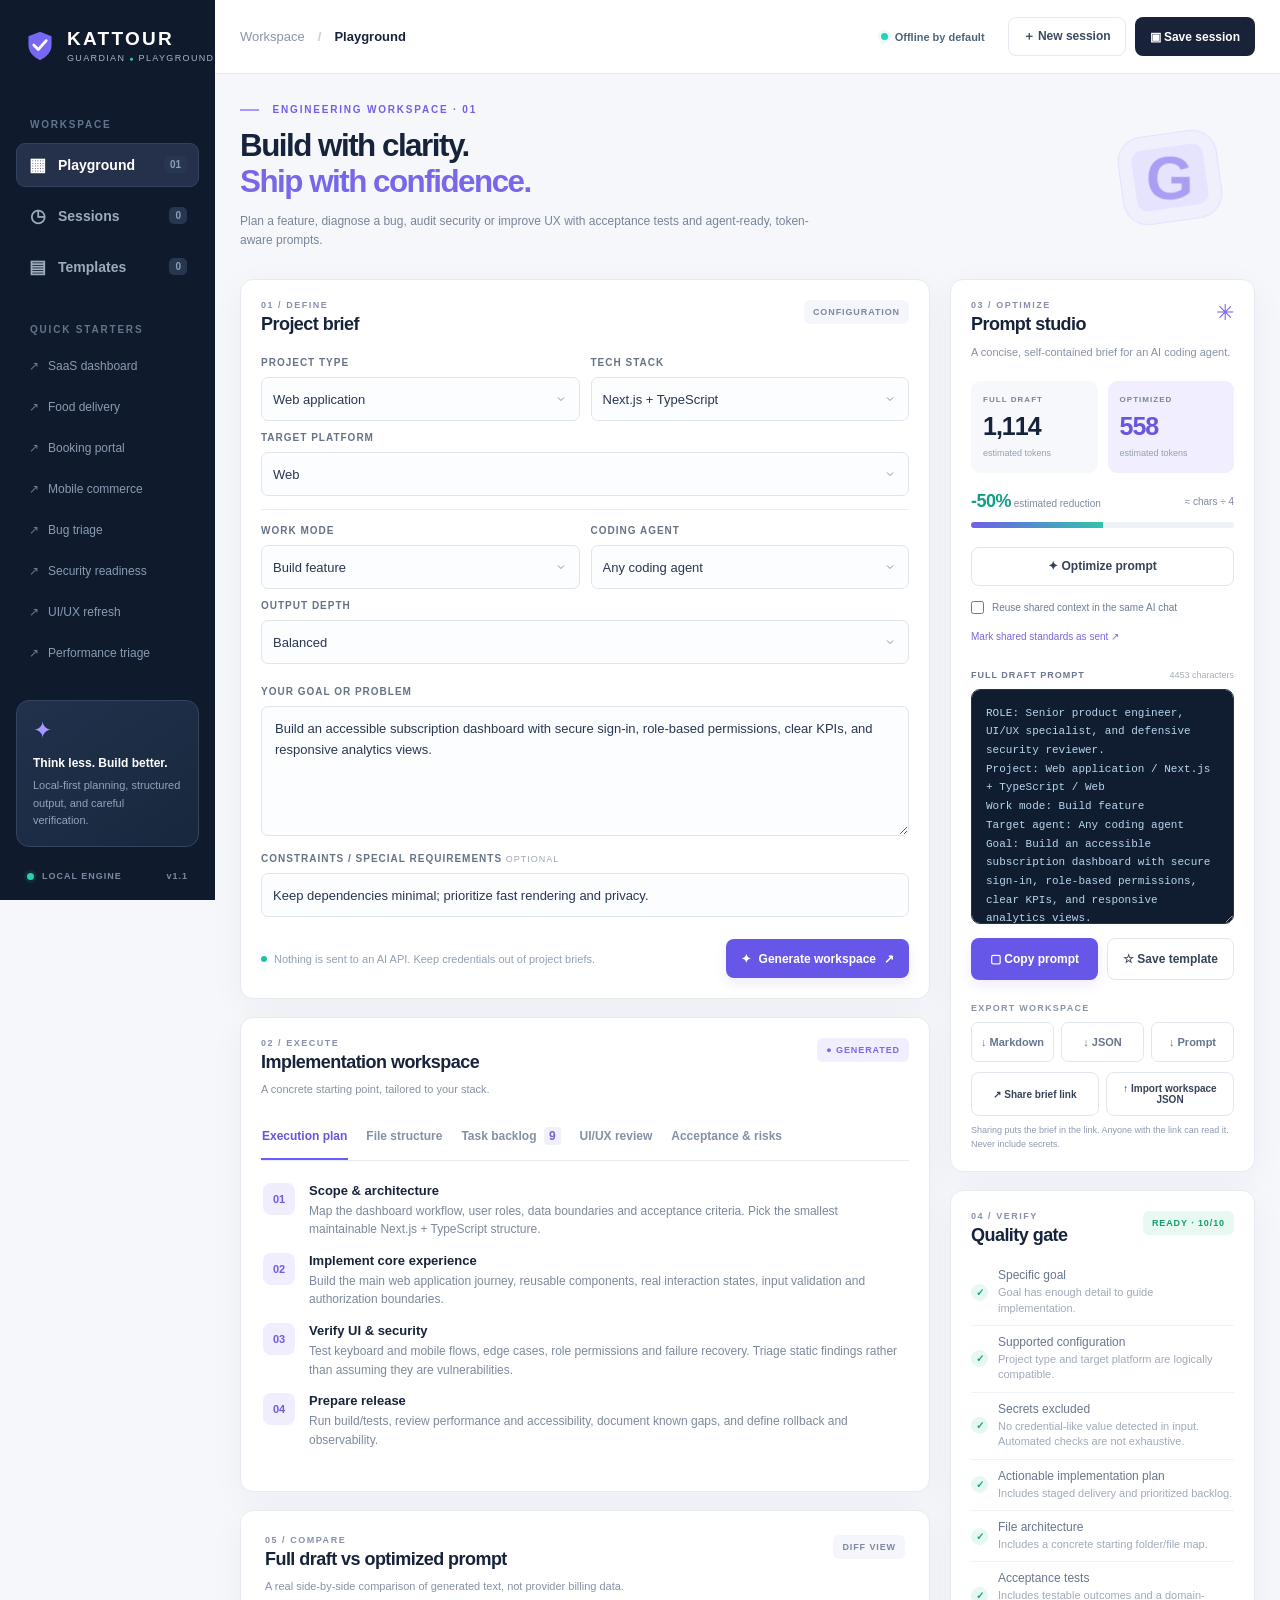
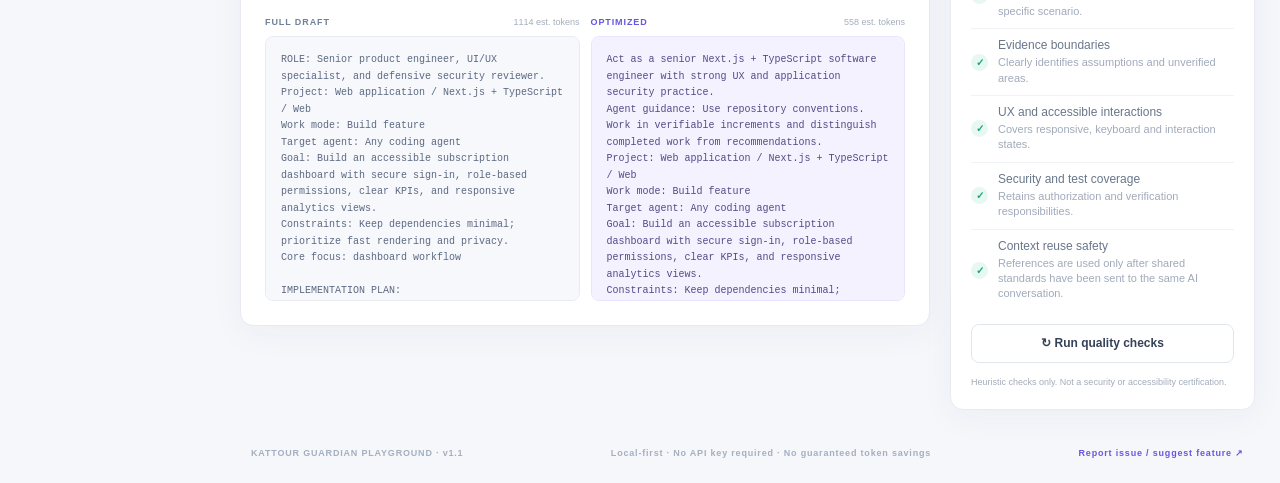
<file: playground/index.html>
<!doctype html>
<html lang="en">
<head>
  <meta charset="utf-8">
  <meta name="viewport" content="width=device-width, initial-scale=1">
  <meta name="color-scheme" content="light">
  <meta name="description" content="Design, debug, audit and improve real software projects. Generate plans, acceptance tests and agent-ready prompts with private, token-conscious workflows.">
  <link rel="canonical" href="https://eliaskatt.github.io/kattour-guardian/">
  <meta property="og:title" content="Kattour Guardian Playground — The developer workbench">
  <meta property="og:description" content="Build, fix, audit and polish web and mobile projects. Get acceptance criteria, code structures and safer, leaner AI prompts — locally.">
  <meta property="og:type" content="website">
  <meta property="og:url" content="https://eliaskatt.github.io/kattour-guardian/">
  <meta name="theme-color" content="#131e31">
  <title>Kattour Guardian Playground — Engineering Workspace</title>
  <style>
:root{--ink:#17233b;--muted:#78849a;--line:#e6eaf1;--bg:#f5f7fb;--purple:#6757e8;--purple-l:#f1efff;--teal:#11b8a3;--dark:#111c30;--white:#fff;--shadow:0 8px 35px rgba(35,50,77,.045)}*{box-sizing:border-box}html{font-family:Inter,-apple-system,BlinkMacSystemFont,"Segoe UI",Arial,sans-serif;font-size:14px}body{margin:0;background:var(--bg);color:var(--ink);min-width:320px}button,input,select,textarea{font:inherit}button{cursor:pointer;transition:background .15s,border-color .15s,transform .15s}button:focus-visible,select:focus-visible,textarea:focus-visible,input:focus-visible{outline:3px solid #978cff;outline-offset:2px}button:disabled{opacity:.45;cursor:not-allowed}p{line-height:1.6}h1,h2,h3,p{margin-top:0}button:hover:not(:disabled){transform:translateY(-1px)}.app-shell{min-height:100vh;display:flex}.sidebar{width:242px;flex:0 0 242px;background:#101a2d;color:#d4def1;min-height:100vh;padding:28px 16px 19px;display:flex;flex-direction:column;position:sticky;top:0;height:100vh}.brand{display:flex;align-items:center;gap:11px;padding:1px 8px 0;margin-bottom:56px}.brand-glyph{display:grid;place-items:center}.brand strong{display:block;font-size:19px;letter-spacing:.12em;color:white;font-weight:800;line-height:1.05}.brand small{font-size:9px;letter-spacing:.15em;color:#a9b3c9;white-space:nowrap;display:block;margin-top:4px}.brand-dot{color:#24d2af;font-size:7px}.side-label{font-size:10px;font-weight:800;letter-spacing:.18em;color:#63748d;margin:0 14px 13px}.nav-items{display:grid;gap:7px}.nav-item{display:flex;align-items:center;text-align:left;width:100%;color:#9dabbe;border:1px solid transparent;border-radius:9px;padding:12px 11px;gap:11px;background:transparent;font-weight:600}.nav-item.active{background:#25314a;color:white;border-color:#34425e}.nav-item:hover{background:#1b2a40}.nav-icon{font-size:18px;width:19px;text-align:center;line-height:1}.nav-count,.nav-shortcut{margin-left:auto;font-size:10px;padding:3px 6px;border-radius:5px;background:#283650;color:#899eb9}.preset-list{display:grid;gap:5px}.preset-link{background:transparent;color:#899bb3;border:none;text-align:left;font-size:12px;border-radius:8px;padding:11px 13px}.preset-link:before{content:'↗';color:#6a7c99;margin-right:9px}.preset-link:hover{color:white;background:#1e2d44}.sidebar-bottom{margin-top:auto}.side-card{padding:16px;background:linear-gradient(145deg,#22314c,#17283d);border:1px solid #35435d;border-radius:13px}.side-card-icon{display:block;color:#a699ff;font-size:23px;margin-bottom:10px}.side-card strong{font-size:12px;color:white}.side-card p{font-size:11px;color:#93a3b9;margin:7px 0 0}.side-foot{display:flex;align-items:center;gap:8px;color:#7b8aa2;font-size:9px;font-weight:800;letter-spacing:.11em;padding:24px 11px 0}.side-foot-right{margin-left:auto}.status-dot{display:inline-block;width:7px;height:7px;background:#26d0b2;border-radius:50%;box-shadow:0 0 0 3px rgba(38,208,178,.09)}.app-main{flex:1;min-width:0;display:flex;flex-direction:column}.topbar{height:74px;background:#fff;border-bottom:1px solid var(--line);display:flex;align-items:center;justify-content:space-between;padding:0 38px;gap:16px}.breadcrumbs{font-size:13px;font-weight:700}.crumb-muted{color:#8995a8;font-weight:500}.crumb-divider{color:#c8ced9;margin:0 13px}.header-actions{display:flex;gap:9px;align-items:center}.privacy-badge{font-size:11px;font-weight:650;color:#4d6578;margin-right:14px;display:flex;align-items:center;gap:7px}.button{display:inline-flex;gap:8px;justify-content:center;align-items:center;border-radius:8px;min-height:39px;padding:10px 14px;border:1px solid transparent;font-weight:700;font-size:12px;white-space:nowrap}.button-quiet{background:white;border-color:#e5e9f0;color:#3b4a61}.button-dark{background:#18233a;color:white}.button-primary{background:var(--purple);color:white;box-shadow:0 5px 12px rgba(103,87,232,.12)}.button-primary:hover{background:#5442db}.button-outline{background:#fff;border-color:#e1e5ed;color:#354258}.button-outline:hover{border-color:#bdb4ff;color:#5a4dc8}.wide{width:100%}main{flex:1;padding:37px 36px 24px}.page-head{display:flex;justify-content:space-between;align-items:center;margin-bottom:29px;gap:20px}.eyebrow{font-weight:800;font-size:10px;color:#7160e9;letter-spacing:.18em;margin-bottom:13px}.eyebrow-line{width:19px;height:2px;background:#a59bff;display:inline-block;vertical-align:middle;margin-right:9px}.page-head h1,.library-heading h1{font-size:clamp(28px,2.45vw,39px);line-height:1.16;letter-spacing:-.048em;font-weight:800;margin:0 0 11px}.page-head h1 span{color:#7868e9}.page-head p,.library-heading p{color:#78859a;font-size:12px;max-width:580px;margin:0}.page-head-mark{height:89px;width:100px;border:1px solid #e2e1fd;box-shadow:inset 0 0 0 13px #f0effc;background:#e6e3fe;border-radius:25px;display:grid;place-items:center;margin-right:35px;transform:rotate(-8deg)}.page-head-mark span{font-size:61px;color:#8e83ee;font-weight:800;opacity:.7;transform:rotate(8deg)}.workspace-grid{display:grid;grid-template-columns:minmax(0,1fr) minmax(310px,350px);gap:20px;align-items:start}.main-column,.inspector{display:grid;gap:18px;min-width:0}.panel{background:#fff;border:1px solid #e7ebf1;border-radius:13px;box-shadow:var(--shadow);overflow:hidden}.briefing-panel,.output-panel,.prompt-panel,.qa-panel{padding:24px}.panel-top{display:flex;justify-content:space-between;align-items:start;gap:12px;margin-bottom:22px}.panel-top h2,.qa-top h2{font-size:18px;letter-spacing:-.03em;margin:4px 0 0}.kicker{color:#878fab;font-weight:800;font-size:9px;letter-spacing:.17em}.badge{font-size:9px;letter-spacing:.1em;font-weight:800;padding:7px 9px;border-radius:6px;white-space:nowrap}.badge-subtle{background:#f5f6fb;color:#7d88a0}.badge-violet{background:#f1eeff;color:#796bea}.badge-success{background:#e8f9f1;color:#169b6d}.badge-danger{background:#fff0f1;color:#d04f63}.fields-three{display:grid;grid-template-columns:1fr 1fr 1fr;gap:11px}.field{display:block;min-width:0}.field>span{font-size:9px;display:block;font-weight:800;letter-spacing:.1em;color:#667387;margin-bottom:9px}.field em{font-size:9px;color:#9ca6b6;font-style:normal;font-weight:500}.field select,.field input,.field textarea{background:#fcfdff;border:1px solid #e0e5ec;border-radius:7px;width:100%;color:#283651;outline:none}.field select,.field input{height:43px;padding:0 11px;font-size:12px}.field select{appearance:none;background-image:url("data:image/svg+xml,%3Csvg xmlns='http://www.w3.org/2000/svg' width='12' height='12' viewBox='0 0 24 24' fill='none' stroke='%238391a8' stroke-width='2'%3E%3Cpath d='m6 9 6 6 6-6'/%3E%3C/svg%3E");background-repeat:no-repeat;background-position:right 12px center;padding-right:26px}.large-field{margin-top:22px}.field textarea{display:block;resize:vertical;line-height:1.65;font-size:12px;min-height:124px;padding:12px 13px}.field textarea::placeholder,.field input::placeholder{color:#a6afbd}.constraints-field{margin-top:17px}.brief-footer{display:flex;justify-content:space-between;align-items:center;gap:12px;margin-top:22px}.field-hint{font-size:10px;color:#91a0b0;display:flex;align-items:center;gap:7px}.pulse{width:6px;height:6px;background:#17c5a6;border-radius:50%;flex-shrink:0}.output-heading{margin-bottom:17px}.subtle{font-size:11px;color:#8792a5;margin:8px 0 0}.tabs{display:flex;border-bottom:1px solid #e8ebf2;gap:17px;overflow-x:auto;white-space:nowrap}.tab{padding:13px 1px 14px;border:0;border-bottom:2px solid transparent;background:transparent;color:#8590a5;font-size:11px;font-weight:700}.tab.active{color:#6556e0;border-color:#6b5bfa}.tab-count{border-radius:4px;background:#f0f0fc;color:#7466c8;padding:2px 5px;margin-left:4px}.tab-content{min-height:310px;padding:22px 2px 2px}.phase-list{display:grid;gap:14px}.phase-row{display:flex;gap:14px}.phase-num{width:32px;height:32px;flex-shrink:0;display:grid;place-items:center;border-radius:8px;background:#f0edff;color:#6e5ce2;font-weight:800;font-size:11px}.phase-content{padding-top:0}.phase-content h3{font-size:12px;margin:0 0 4px}.phase-content p{font-size:11px;line-height:1.55;color:#7d899c;margin:0}.code-tree{background:#131f33;color:#c5d1e5;border-radius:10px;padding:20px;font-family:"SFMono-Regular",Consolas,monospace;line-height:2;font-size:11px;overflow:auto}.tree-row{display:flex;gap:10px;justify-content:space-between}.tree-path{color:#9cc8ff;white-space:nowrap}.tree-desc{color:#7b8da8;text-align:right}.task-row{display:flex;align-items:start;padding:10px 0;border-bottom:1px solid #f0f2f6;gap:11px}.task-row:last-child{border-bottom:none}.task-row input{accent-color:#6757e8;margin-top:2px}.task-title{font-size:11px;flex:1;line-height:1.5}.task-title.done{text-decoration:line-through;color:#9ca6b8}.priority{font-size:9px;font-weight:800;border-radius:4px;padding:4px 6px}.p0{background:#fff0f0;color:#d55d62}.p1{background:#f0edff;color:#7062da}.p2{background:#eef5f8;color:#688295}.task-progress{margin-top:12px;color:#738096;font-size:10px}.ux-grid{display:grid;grid-template-columns:repeat(2,minmax(0,1fr));gap:10px}.ux-item{border:1px solid #e9edf5;border-radius:9px;padding:13px;background:#fcfdff}.ux-item h3{font-size:11px;margin-bottom:6px}.ux-item p{font-size:10px;color:#8390a3;margin:0}.small-sparkle{color:#7867e5;font-size:22px}.mini-caption{margin-top:-13px;margin-bottom:19px}.metric-row{display:grid;grid-template-columns:1fr 1fr;gap:10px}.metric{background:#f7f8fc;border-radius:9px;padding:14px 12px}.metric-accent{background:#f0eeff}.metric span{display:block;color:#78859b;font-size:8px;letter-spacing:.13em;font-weight:800}.metric strong{display:block;font-size:25px;letter-spacing:-.04em;margin:8px 0 2px}.metric-accent strong{color:#6857dd}.metric small{font-size:9px;color:#91a0b1}.saving-row{display:flex;align-items:center;justify-content:space-between;margin:18px 0 10px}.saving-row strong{color:#129e87;font-size:18px;letter-spacing:-.03em}.saving-row span{font-size:10px;color:#7e8b9e}.saving-asterisk{font-size:9px;color:#abb3c0}.progress-track{height:6px;background:#eff1f8;border-radius:4px;overflow:hidden}.progress-fill{height:100%;background:linear-gradient(90deg,#6f60ea,#31c2ac);transition:width .3s}.prompt-controls{margin:19px 0}.check-line{display:flex;gap:8px;align-items:start;color:#6e7d93;font-size:10px;line-height:1.4;margin:15px 0 7px}.check-line input{accent-color:#6656df;margin:0}.text-action{background:none;border:0;padding:3px 0;color:#7968df;font-size:10px;text-align:left}.notice-inline{color:#bd7e33;font-size:10px;margin:8px 0 0;line-height:1.5}.prompt-label-row{display:flex;justify-content:space-between;gap:10px;font-size:9px;color:#6b7690;font-weight:800;letter-spacing:.11em;margin-bottom:9px}.prompt-label-row span:last-child{font-weight:500;letter-spacing:0;color:#a4afbb}.prompt-code{width:100%;background:#101c30;border:1px solid #23344e;border-radius:9px;color:#b6d6ef;font:10px/1.7 "SFMono-Regular",Consolas,monospace;resize:vertical;padding:14px;min-height:210px;outline:none}.action-split{display:grid;grid-template-columns:1fr 1fr;gap:9px;margin-top:11px}.export-title{font-size:9px;letter-spacing:.14em;font-weight:800;color:#8994a7;margin:23px 0 9px}.exports{display:grid;grid-template-columns:repeat(3,minmax(0,1fr));gap:7px}.exports button{border:1px solid #e2e7ee;background:#fff;border-radius:7px;padding:10px 5px;font-size:10px;color:#67758d;font-weight:700}.exports button:hover{color:#6757e8;border-color:#a59ae8}.qa-top{display:flex;justify-content:space-between;align-items:start;margin-bottom:13px}.qa-list{display:grid;gap:0}.qa-item{display:flex;align-items:center;gap:10px;padding:9px 0;border-bottom:1px solid #f0f2f6;font-size:10px;color:#69778b}.qa-item:last-child{border:0}.qa-icon{display:grid;place-items:center;font-size:10px;width:17px;height:17px;border-radius:50%;background:#e6f8f1;color:#18a27d;flex-shrink:0;font-weight:800}.qa-icon.fail{background:#fff0ef;color:#d35462}.qa-item button{border:0;background:none;color:inherit;text-align:left;padding:0}.qa-item small{display:block;font-size:9px;color:#a1aaba;line-height:1.4;margin-top:3px}.qa-panel>.button{margin-top:13px}.qa-disclaimer{font-size:9px;color:#a3acb9;margin:12px 0 0}.footer{padding:18px 36px 25px;display:flex;justify-content:space-between;gap:10px;color:#a4afbf;font-size:9px;font-weight:700;letter-spacing:.09em}.toast{position:fixed;bottom:25px;right:25px;z-index:20;background:#16233b;color:white;border-radius:9px;box-shadow:0 15px 40px #101a2d33;padding:13px 18px;font-size:12px;opacity:0;pointer-events:none;transform:translateY(10px);transition:opacity .2s,transform .2s;max-width:340px}.toast.show{opacity:1;transform:translateY(0)}.library-view{max-width:1180px}.library-heading{margin:14px 0 25px}.library-actions{margin-bottom:18px}.library-grid{display:grid;grid-template-columns:repeat(auto-fit,minmax(240px,1fr));gap:14px}.library-card{background:white;border:1px solid #e7ebf1;border-radius:12px;padding:20px;box-shadow:var(--shadow);min-height:160px;display:flex;flex-direction:column}.library-card-title{font-size:14px;font-weight:750;line-height:1.3}.library-meta{font-size:10px;color:#8190a4;margin-top:6px}.library-goal{font-size:11px;line-height:1.55;color:#64728a;margin:13px 0}.library-card-actions{display:flex;gap:8px;margin-top:auto}.library-card-actions button{border:1px solid #e3e7ef;background:#fff;border-radius:6px;padding:8px 10px;color:#4b5a74;font-size:10px;font-weight:700}.library-card-actions button:first-child{background:#f0eeff;color:#6858d8;border-color:#eae5ff}.empty-state{padding:58px 24px;border:1px dashed #d7deec;border-radius:12px;text-align:center;color:#7c8ba0;grid-column:1/-1}.empty-state strong{display:block;font-size:16px;color:#34445d;margin-bottom:6px}[hidden]{display:none!important}@media(max-width:1340px){.sidebar{width:215px;flex-basis:215px}.workspace-grid{grid-template-columns:minmax(0,1fr) 305px}.topbar{padding:0 25px}main{padding:30px 25px 20px}.briefing-panel,.output-panel,.prompt-panel,.qa-panel{padding:20px}.fields-three{grid-template-columns:1fr 1fr}.fields-three .field:last-child{grid-column:1/-1}}@media(max-width:1100px){.workspace-grid{grid-template-columns:minmax(0,1fr)}.inspector{grid-template-columns:1fr 1fr;align-items:start}.page-head-mark{display:none}.sidebar{width:195px;flex-basis:195px}.prompt-code{min-height:165px}}@media(max-width:760px){.app-shell{display:block}.sidebar{position:relative;height:auto;min-height:0;width:100%;display:block;padding:13px 14px}.brand{margin:0 0 13px}.side-label,.preset-list,.sidebar-bottom{display:none}.nav-items{display:flex;gap:7px}.nav-item{width:auto;flex:1;justify-content:center;padding:10px 4px;font-size:11px}.nav-shortcut,.nav-count{display:none}.topbar{height:auto;min-height:65px;padding:11px 15px;flex-wrap:wrap}.header-actions{margin-left:auto}.privacy-badge{display:none}main{padding:25px 13px}.page-head h1{font-size:30px}.workspace-grid{gap:12px}.fields-three{grid-template-columns:1fr}.fields-three .field:last-child{grid-column:auto}.inspector{grid-template-columns:1fr}.briefing-panel,.output-panel,.prompt-panel,.qa-panel{padding:17px}.brief-footer{align-items:stretch;flex-direction:column}.brief-footer button{width:100%}.footer{padding:15px;flex-wrap:wrap}.ux-grid{grid-template-columns:1fr}.tab-content{min-height:200px}.tree-desc{display:none}.page-head{margin-bottom:20px}}

.compare-panel{padding:24px}.compare-columns{display:grid;grid-template-columns:1fr 1fr;gap:11px;min-width:0}.compare-columns>div{min-width:0}.compare-label{font-size:9px;font-weight:800;letter-spacing:.1em;color:#718199;display:flex;justify-content:space-between;margin-bottom:9px}.optimized-label{color:#6556e0}.compare-label span{font-weight:500;letter-spacing:0;color:#a4adbb}.compare-code{margin:0;background:#f6f8fc;color:#5d6981;border:1px solid #e8ebf2;border-radius:8px;white-space:pre-wrap;overflow:auto;max-height:265px;min-height:195px;padding:15px;font:10px/1.65 "SFMono-Regular",Consolas,monospace}.compare-columns>div:last-child .compare-code{background:#f4f2ff;border-color:#e9e4ff;color:#514b86}@media(max-width:760px){.compare-columns{grid-template-columns:1fr}.compare-panel{padding:17px}.compare-code{min-height:130px;max-height:200px}}

/* Product workbench v1.1: added modes, acceptance tests, and opt-in sharing. */
.second-fields{margin-top:13px;padding-top:15px;border-top:1px solid #e9edf5}
.acceptance-list{display:grid;gap:11px}.acceptance-item{display:flex;gap:12px;padding:12px 13px;border:1px solid #e6eaf4;border-radius:9px;background:#fcfdff}
.acceptance-num{flex-shrink:0;display:grid;place-items:center;width:26px;height:26px;background:#eff0ff;color:#6252d0;border-radius:7px;font-size:10px;font-weight:800}
.acceptance-item strong{font-size:11px;color:#253550}.acceptance-item p{font-size:11px;color:#687990;line-height:1.6;margin:5px 0 0}
.review-questions{padding:16px;background:#f6f7fc;border:1px solid #e6eaf4;border-radius:9px;margin-top:3px;font-size:11px}
.review-questions strong{color:#354560}.review-questions ul{margin:9px 0 0;padding-left:20px;line-height:1.8;color:#76869c}
.share-strip{display:flex;gap:7px;margin-top:10px}.share-strip button{flex:1;min-width:0;font-size:10px;padding:10px 4px;white-space:normal}
.share-note{font-size:9px;color:#8d9ab0;line-height:1.5;margin:8px 0 0}
.footer a{color:#6757df;text-decoration:none}.footer a:hover{text-decoration:underline}
@media (max-width:1340px){.second-fields .field:last-child{grid-column:1/-1}}
@media (max-width:760px){.second-fields .field:last-child{grid-column:auto}.share-strip{flex-direction:column}}

/* Readable professional control defaults and keyboard discoverability. */
.field span{font-size:10px}.field select,.field input{font-size:13px;min-height:44px}.field textarea{font-size:13px;line-height:1.6}
.tab{font-size:12px;min-height:44px}.tabs button:focus-visible,.button:focus-visible,.nav-item:focus-visible,.exports button:focus-visible,.share-strip button:focus-visible,.text-action:focus-visible{outline:3px solid #6a5be8;outline-offset:2px}
.phase-content h3{font-size:13px}.phase-content p{font-size:12px}.task-title{font-size:12px}.ux-item h3{font-size:12px}.ux-item p{font-size:12px;line-height:1.55}
.qa-item{font-size:12px}.qa-item small{font-size:11px}.prompt-code{font-size:11px}.exports button{min-height:40px;font-size:11px}
.text-action{min-height:29px}.action-split button{min-height:42px}.field-hint,.subtle{font-size:11px}
@media(max-width:760px){.nav-item{min-height:42px}.prompt-code{font-size:12px}.field select,.field input,.field textarea{font-size:16px}}

.mobile-starters{display:none}.mobile-preset-list{display:flex;gap:7px;overflow-x:auto;padding:8px 0}.mobile-preset{flex:0 0 auto;border:1px solid #dcdcf5;background:#f6f5ff;border-radius:7px;color:#6155b4;padding:9px 11px;font-size:12px;font-weight:650;min-height:38px}.mobile-starters>span{font-size:10px;letter-spacing:.09em;font-weight:750;color:#8b97a9}
@media(max-width:760px){.mobile-starters{display:block;margin-top:18px}}

</style>
</head>
<body>
<div class="app-shell">
  <aside class="sidebar" aria-label="Main navigation">
    <div class="brand"><span class="brand-glyph" aria-hidden="true"><svg viewBox="0 0 36 36" width="32" height="32" fill="none"><path d="M18 2 31 7v10c0 8-5.5 13.5-13 17C10.5 30.5 5 25 5 17V7L18 2Z" fill="#7668F5"/><path d="m11 17 5 5 9-10" stroke="#fff" stroke-width="3.2" stroke-linecap="round" stroke-linejoin="round"/></svg></span><div><strong>KATTOUR</strong><small>GUARDIAN <span class="brand-dot">●</span> PLAYGROUND</small></div></div>
    <div class="side-label">WORKSPACE</div>
    <nav class="nav-items" aria-label="Sections">
      <button class="nav-item active" data-view="workspace"><span class="nav-icon">▦</span> Playground <span class="nav-shortcut">01</span></button>
      <button class="nav-item" data-view="sessions"><span class="nav-icon">◷</span> Sessions <span id="sessionCount" class="nav-count">0</span></button>
      <button class="nav-item" data-view="templates"><span class="nav-icon">▤</span> Templates <span id="templateCount" class="nav-count">0</span></button>
    </nav>
    <div class="side-label" style="margin-top:35px">QUICK STARTERS</div>
    <div id="sidePresets" class="preset-list"></div>
    <div class="sidebar-bottom">
      <div class="side-card"><span class="side-card-icon">✦</span><strong>Think less. Build better.</strong><p>Local-first planning, structured output, and careful verification.</p></div>
      <div class="side-foot"><span class="status-dot"></span> LOCAL ENGINE <span class="side-foot-right">v1.1</span></div>
    </div>
  </aside>

  <div class="app-main">
    <header class="topbar">
      <div class="breadcrumbs"><span class="crumb-muted">Workspace</span><span class="crumb-divider">/</span><span id="viewCrumb">Playground</span></div>
      <div class="header-actions"><span class="privacy-badge"><span class="status-dot"></span> Offline by default</span><button id="newBtn" class="button button-quiet" type="button">＋ New session</button><button id="saveBtn" class="button button-dark" type="button">▣ Save session</button></div>
    </header>

    <main id="mainContent">
      <section id="workspaceView" class="workspace-view">
        <div class="page-head"><div><div class="eyebrow"><span class="eyebrow-line"></span> ENGINEERING WORKSPACE · 01</div><h1>Build with clarity.<br><span>Ship with confidence.</span></h1><p>Plan a feature, diagnose a bug, audit security or improve UX with acceptance tests and agent-ready, token-aware prompts.</p></div><div class="page-head-mark" aria-hidden="true"><span>G</span></div></div>
        <div class="workspace-grid">
          <div class="main-column">
            <section class="panel briefing-panel" aria-labelledby="briefTitle">
              <div class="panel-top"><div><div class="kicker">01 / DEFINE</div><h2 id="briefTitle">Project brief</h2></div><span class="badge badge-subtle">CONFIGURATION</span></div>
              <div class="fields-three"><label class="field"><span>PROJECT TYPE</span><select id="projectType"></select></label><label class="field"><span>TECH STACK</span><select id="techStack"></select></label><label class="field"><span>TARGET PLATFORM</span><select id="targetPlatform"></select></label></div>
              <div class="fields-three second-fields"><label class="field"><span>WORK MODE</span><select id="workMode"></select></label><label class="field"><span>CODING AGENT</span><select id="targetAgent"></select></label><label class="field"><span>OUTPUT DEPTH</span><select id="detailLevel"></select></label></div>
              <div class="mobile-starters"><span>START FROM AN EXAMPLE</span><div id="mobilePresets" class="mobile-preset-list"></div></div>
              <label class="field large-field" for="projectGoal"><span>YOUR GOAL OR PROBLEM</span><textarea id="projectGoal" rows="5" maxlength="4800" spellcheck="true" placeholder="Who is affected? What should change? Describe the main user journey and a way to verify success..."></textarea></label>
              <label class="field constraints-field" for="projectConstraints"><span>CONSTRAINTS / SPECIAL REQUIREMENTS <em>OPTIONAL</em></span><input id="projectConstraints" maxlength="1400" placeholder="e.g. offline-first, EU data handling, no paid dependencies"></label>
              <div class="brief-footer"><div class="field-hint"><span class="pulse"></span> Nothing is sent to an AI API. Keep credentials out of project briefs.</div><button id="generateBtn" type="button" class="button button-primary"><span>✦</span> Generate workspace <span aria-hidden="true">↗</span></button></div>
            </section>
            <section class="panel output-panel" aria-labelledby="outputTitle">
              <div class="panel-top output-heading"><div><div class="kicker">02 / EXECUTE</div><h2 id="outputTitle">Implementation workspace</h2><p class="subtle">A concrete starting point, tailored to your stack.</p></div><span id="generatedState" class="badge badge-violet">● GENERATED</span></div>
              <div id="outputTabs" class="tabs" role="tablist" aria-label="Workspace outputs">
                <button role="tab" class="tab active" aria-selected="true" aria-controls="tabContent" tabindex="0" data-tab="plan">Execution plan</button>
                <button role="tab" class="tab" aria-selected="false" aria-controls="tabContent" tabindex="-1" data-tab="files">File structure</button>
                <button role="tab" class="tab" aria-selected="false" aria-controls="tabContent" tabindex="-1" data-tab="tasks">Task backlog <span class="tab-count" id="taskCount">0</span></button>
                <button role="tab" class="tab" aria-selected="false" aria-controls="tabContent" tabindex="-1" data-tab="ux">UI/UX review</button>
                <button role="tab" class="tab" aria-selected="false" aria-controls="tabContent" tabindex="-1" data-tab="acceptance">Acceptance & risks</button>
              </div>
              <div id="tabContent" class="tab-content" role="tabpanel" tabindex="0" aria-live="polite"></div>
            </section>
            <section class="panel compare-panel" aria-labelledby="compareTitle">
              <div class="panel-top"><div><div class="kicker">05 / COMPARE</div><h2 id="compareTitle">Full draft vs optimized prompt</h2><p class="subtle">A real side-by-side comparison of generated text, not provider billing data.</p></div><span class="badge badge-subtle">DIFF VIEW</span></div>
              <div class="compare-columns"><div><div class="compare-label">FULL DRAFT <span id="fullCount"></span></div><pre id="fullDraftText" class="compare-code"></pre></div><div><div class="compare-label optimized-label">OPTIMIZED <span id="shortCount"></span></div><pre id="optimizedText" class="compare-code"></pre></div></div>
            </section>
          </div>

          <aside class="inspector" aria-label="Prompt studio and quality checks">
            <section class="panel prompt-panel"><div class="panel-top"><div><div class="kicker">03 / OPTIMIZE</div><h2>Prompt studio</h2></div><span class="small-sparkle">✳</span></div>
              <p class="subtle mini-caption">A concise, self-contained brief for an AI coding agent.</p>
              <div class="metric-row"><div class="metric"><span>FULL DRAFT</span><strong id="tokensBefore">—</strong><small>estimated tokens</small></div><div class="metric metric-accent"><span>OPTIMIZED</span><strong id="tokensAfter">—</strong><small>estimated tokens</small></div></div>
              <div class="saving-row"><div><strong id="savingLabel">—</strong><span> estimated reduction</span></div><span class="saving-asterisk">≈ chars ÷ 4</span></div><div class="progress-track"><div id="progressBar" class="progress-fill" style="width:0%"></div></div>
              <div class="prompt-controls"><button id="optimizeBtn" class="button button-outline wide" type="button">✦ Optimize prompt</button><label class="check-line"><input id="reuseToggle" type="checkbox"><span>Reuse shared context in the same AI chat</span></label><button id="markSentBtn" class="text-action" type="button">Mark shared standards as sent ↗</button><p id="reuseWarning" class="notice-inline" hidden>Use this only after the KG-C1 standards were sent in the same AI conversation.</p></div>
              <div class="prompt-label-row"><span id="promptPreviewLabel">OPTIMIZED PROMPT</span><span id="promptChars">0 characters</span></div><textarea id="promptPreview" class="prompt-code" rows="11" readonly aria-label="Optimized AI prompt"></textarea>
              <div class="action-split"><button id="copyBtn" type="button" class="button button-primary">▢ Copy prompt</button><button id="saveTemplateBtn" type="button" class="button button-outline">☆ Save template</button></div>
              <div class="export-title">EXPORT WORKSPACE</div><div class="exports"><button type="button" data-export="md">↓ Markdown</button><button type="button" data-export="json">↓ JSON</button><button type="button" data-export="txt">↓ Prompt</button></div>
              <div class="share-strip"><button id="shareBtn" class="button button-outline" type="button">↗ Share brief link</button><button id="importBtn" class="button button-outline" type="button">↑ Import workspace JSON</button><input id="importFile" type="file" accept=".json,application/json" hidden aria-label="Import workspace JSON"></div>
              <p class="share-note">Sharing puts the brief in the link. Anyone with the link can read it. Never include secrets.</p>
            </section>
            <section class="panel qa-panel"><div class="qa-top"><div><div class="kicker">04 / VERIFY</div><h2>Quality gate</h2></div><span id="qaBadge" class="badge badge-success">READY</span></div><div id="qaList" class="qa-list"></div><button id="checkBtn" type="button" class="button button-outline wide">↻ Run quality checks</button><p class="qa-disclaimer">Heuristic checks only. Not a security or accessibility certification.</p></section>
          </aside>
        </div>
      </section>
      <section id="sessionsView" class="library-view" hidden><div class="library-heading"><div class="eyebrow">YOUR WORKSPACE / HISTORY</div><h1>Saved sessions</h1><p>Resume previous project configurations and regenerate their outputs. Stored only in this browser.</p></div><div class="library-actions"><button id="clearSessionsBtn" class="button button-outline" type="button">Clear all sessions</button></div><div id="sessionList" class="library-grid"></div></section>
      <section id="templatesView" class="library-view" hidden><div class="library-heading"><div class="eyebrow">YOUR WORKSPACE / LIBRARY</div><h1>Prompt templates</h1><p>Reuse project briefs and stack decisions without starting from scratch.</p></div><div class="library-actions"><button id="clearTemplatesBtn" class="button button-outline" type="button">Clear saved templates</button></div><div id="templateList" class="library-grid"></div></section>
    </main>
    <footer class="footer"><span>KATTOUR GUARDIAN PLAYGROUND · v1.1</span><span>Local-first · No API key required · No guaranteed token savings</span><a href="https://github.com/eliaskatt/kattour-guardian/issues/new/choose" target="_blank" rel="noopener noreferrer">Report issue / suggest feature ↗</a></footer>
  </div>
</div>
<div id="toast" class="toast" role="status" aria-live="polite"></div>
<script>
// Kattour Guardian Playground — deterministic, offline planning engine.
// No model or vendor API calls are made, and metrics are not billed token counts.
const PROJECT_TYPES = ['Web application','Website','Mobile application','API / backend','Desktop application'];
const STACKS = ['Next.js + TypeScript','React + Vite','Vue + Nuxt','SvelteKit','Flutter','React Native','Laravel + PHP','Django + Python','FastAPI + Python','Node.js + Fastify','HTML + CSS + JavaScript'];
const PLATFORMS = ['Web','Progressive Web App','iOS','Android','iOS + Android','Desktop','Cross-platform'];
const WORK_MODES = ['Build feature','Fix a bug','Security review','UI/UX improvement','Performance review'];
const TARGET_AGENTS = ['Any coding agent','OpenAI Codex','Claude Code','Cursor','GitHub Copilot','Gemini CLI'];
const DETAIL_LEVELS = ['Lean','Balanced','Thorough'];
const AGENT_GUIDANCE = {
  'Any coding agent':'Use repository conventions. Work in verifiable increments and distinguish completed work from recommendations.',
  'OpenAI Codex':'Inspect project files before edits; make minimal reviewable patches and report tests actually executed.',
  'Claude Code':'Explore relevant code paths before proposing changes. Track assumptions and summarize evidence and open issues.',
  'Cursor':'Prefer precise paths and symbols in the active workspace. Avoid unrelated refactoring and validate changed flows.',
  'GitHub Copilot':'Follow repository instructions and coding patterns. Provide small diffs with tests and clear acceptance criteria.',
  'Gemini CLI':'Use targeted workspace discovery and concise file references. Explain tool results without inventing execution.'
};
const PRESETS = [
  { label:'SaaS dashboard', type:'Web application', stack:'Next.js + TypeScript', platform:'Web', goal:'Build a multi-tenant SaaS analytics dashboard with secure sign-in, role-based permissions, clear KPIs, and accessible responsive charts.' },
  { label:'Food delivery', type:'Web application', stack:'Next.js + TypeScript', platform:'Progressive Web App', goal:'Build a responsive food delivery ordering experience with restaurant discovery, cart, checkout, order tracking, and clear failure states.' },
  { label:'Booking portal', type:'Website', stack:'Vue + Nuxt', platform:'Web', goal:'Create a modern booking portal with service search, available slots, confirmation, mobile-first navigation, and accessible forms.' },
  { label:'Mobile commerce', type:'Mobile application', stack:'Flutter', platform:'iOS + Android', goal:'Build a mobile shopping app with product browsing, saved favorites, a secure checkout flow, and polished loading and empty states.' },
  { label:'Bug triage',mode:'Fix a bug',type:'Web application',stack:'React + Vite',platform:'Web',goal:'Fix the checkout form losing customer input after a failed payment request, while preserving validation and keyboard accessibility.' },
  { label:'Security readiness',mode:'Security review',type:'Web application',stack:'Next.js + TypeScript',platform:'Web',goal:'Review a multi-tenant account dashboard for access control, secret handling, input validation and safe failure behavior. Perform only authorized static checks.' },
  { label:'UI/UX refresh',mode:'UI/UX improvement',type:'Website',stack:'Vue + Nuxt',platform:'Web',goal:'Improve mobile booking completion by simplifying the search form, making actions prominent and adding accessible loading and error states.' },
  { label:'Performance triage',mode:'Performance review',type:'Web application',stack:'Next.js + TypeScript',platform:'Web',goal:'Reduce slow mobile dashboard loading by measuring image sizes, render delays and duplicate requests on a repeatable test device.' },
];
const SECRET = /\b(api[_ -]?key|access[_ -]?token|client[_ -]?secret|password|private[_ -]?key)\s*[:=]\s*["']?[^\s"']{5,}/gi;
const KEY_BLOCK = /-----BEGIN (?:RSA |EC |OPENSSH |DSA )?PRIVATE KEY-----/i;
const EXPOSED_TOKEN = /\b(?:ghp_[A-Za-z0-9]{16,}|github_pat_[A-Za-z0-9_]{20,}|sk_(?:live|test)_[A-Za-z0-9]{16,}|AKIA[A-Z0-9]{16})\b/g;
const STANDARDS = 'KG-C1: Preserve mobile-first responsive layout, semantic controls, accessible labels and keyboard focus, useful loading/empty/error states, typed input validation, server-side authorization, safe secret handling, and automated tests. Run verification before claiming completion.';
const SHARED_BLOCK_ID = 'KG-C1';
function redact(text='') { return String(text).replace(SECRET, '$1=[REDACTED]').replace(EXPOSED_TOKEN,'[REDACTED TOKEN]').replace(/-----BEGIN (?:RSA |EC |OPENSSH |DSA )?PRIVATE KEY-----[\s\S]*?-----END (?:RSA |EC |OPENSSH |DSA )?PRIVATE KEY-----/g,'[REDACTED PRIVATE KEY]'); }
function containsSecrets(text='') { SECRET.lastIndex=0; EXPOSED_TOKEN.lastIndex=0; return SECRET.test(String(text)) || EXPOSED_TOKEN.test(String(text)) || KEY_BLOCK.test(String(text)); }
function normalizedInput(data={}) {
  return {
    type: PROJECT_TYPES.includes(data.type) ? data.type : PROJECT_TYPES[0],
    mode: WORK_MODES.includes(data.mode) ? data.mode : WORK_MODES[0],
    agent: TARGET_AGENTS.includes(data.agent) ? data.agent : TARGET_AGENTS[0],
    detail: DETAIL_LEVELS.includes(data.detail) ? data.detail : DETAIL_LEVELS[1],
    stack: STACKS.includes(data.stack) ? data.stack : STACKS[0],
    platform: PLATFORMS.includes(data.platform) ? data.platform : PLATFORMS[0],
    goal: String(data.goal || '').replace(/\r/g,'').trim().slice(0,4800),
    constraints: String(data.constraints || '').replace(/\r/g,'').trim().slice(0,1400)
  };
}
function estimateTokens(text) { return Math.max(0, Math.ceil(String(text).length/4)); }
function percentReduction(before, after) { return before ? Math.round((1 - after / before) * 100) : 0; }
const safeTitle = str => str.replace(/[^a-zA-Z0-9 -]/g,'').replace(/\s+/g,' ').trim().slice(0,40);
function focusOf(text) {
  const s=text.toLowerCase();
  for(const [pattern,focus] of [
    [/checkout|cart|payment|purchase|order/, 'checkout'], [/booking|appointment|reservation|calendar/, 'booking'],
    [/dashboard|analytics|kpi|report|insight/, 'dashboard'], [/auth|login|sign.in|account|identity/, 'accounts'],
    [/shop|store|catalog|product|commerce/, 'catalog'], [/chat|message|support|inbox/, 'messaging'],
    [/delivery|driver|dispatch|track/, 'delivery'], [/portfolio|landing|marketing/, 'landing']
  ]) if(pattern.test(s))return focus;
  return 'core';
}
function filesFor(d, focus) {
  const f=focus.replace(/[^a-z]/g,'');
  let paths;
  if(d.stack.startsWith('Next.js')) paths=[['app/layout.tsx','Global layout and metadata'],['app/page.tsx','Main screen and entry flow'],[`app/${f}/page.tsx`,'Feature page'],[`app/api/${f}/route.ts`,'Validated API boundary'],[`components/${f}/feature-panel.tsx`,'Accessible reusable UI'],['lib/auth.ts','Session and permission enforcement'],['lib/validation.ts','Input schemas'],[`tests/${f}.test.ts`,'Feature and edge-case tests']];
  else if(d.stack.startsWith('React +'))paths=[['src/main.tsx','App bootstrap'],['src/App.tsx','Routing and shell'],[`src/features/${f}/index.tsx`,'Main feature screen'],[`src/features/${f}/service.ts`,'Typed data boundary'],['src/components/ui/','Reusable accessible components'],['src/lib/validation.ts','Input validation'],[`tests/${f}.test.tsx`,'Behavioral tests']];
  else if(d.stack.startsWith('Vue'))paths=[['app.vue','App shell'],[`pages/${f}.vue`,'Feature page'],[`components/${f}/FeaturePanel.vue`,'Reusable view'],[`composables/use${capitalize(f)}.ts`,'Feature state'],['server/api/','Server-side API boundaries'],[`tests/${f}.test.ts`,'Feature tests']];
  else if(d.stack==='SvelteKit')paths=[['src/app.html','Application document'],[`src/routes/${f}/+page.svelte`,'Feature page'],[`src/routes/api/${f}/+server.ts`,'Validated server endpoint'],[`src/lib/${f}/service.ts`,'Data and state layer'],['src/lib/components/','Accessible shared components'],[`tests/${f}.test.ts`,'Feature tests']];
  else if(d.stack==='Flutter')paths=[['lib/main.dart','App initialization'],[`lib/features/${f}/presentation/screen.dart`,'Primary feature screen'],[`lib/features/${f}/domain/model.dart`,'Domain models'],[`lib/features/${f}/data/repository.dart`,'Data repository'],['lib/shared/widgets/','Reusable accessible widgets'],[`test/${f}_test.dart`,'Widget and logic tests']];
  else if(d.stack==='React Native')paths=[['src/App.tsx','App root'],[`src/features/${f}/screen.tsx`,'Feature screen'],[`src/features/${f}/api.ts`,'Typed API client'],['src/navigation/index.tsx','Navigation'],['src/components/','Shared UI'],[`__tests__/${f}.test.tsx`,'UI tests']];
  else if(d.stack.startsWith('Laravel'))paths=[['routes/web.php','Application routes'],['routes/api.php','API routes'],[`app/Http/Controllers/${capitalize(f)}Controller.php`,'Feature controller'],[`app/Http/Requests/${capitalize(f)}Request.php`,'Validation'],['app/Policies/','Authorization'],[`resources/views/${f}/index.blade.php`,'Accessible interface'],[`tests/Feature/${capitalize(f)}Test.php`,'Feature tests']];
  else if(d.stack.startsWith('Django'))paths=[['config/settings.py','Security-conscious settings'],[`apps/${f}/views.py`,'Feature handlers'],[`apps/${f}/models.py`,'Domain data'],[`apps/${f}/urls.py`,'Routes'],[`apps/${f}/templates/`,'Accessible views'],[`apps/${f}/tests.py`,'Feature tests']];
  else if(d.stack.startsWith('FastAPI'))paths=[['app/main.py','Service entry'],[`app/api/${f}.py`,'Validated endpoint'],[`app/schemas/${f}.py`,'Request and response models'],[`app/services/${f}.py`,'Business logic'],['app/security.py','Authorization boundaries'],[`tests/test_${f}.py`,'API tests']];
  else if(d.stack.startsWith('Node.js'))paths=[['src/server.ts','Server bootstrap'],[`src/routes/${f}.ts`,'Validated endpoints'],[`src/services/${f}.ts`,'Domain logic'],['src/lib/auth.ts','Authentication and authorization'],['src/lib/schema.ts','Input schemas'],[`tests/${f}.test.ts`,'API tests']];
  else paths=[['index.html','Semantic page layout'],['styles/main.css','Responsive design system'],['scripts/app.js','Interactions and state'],['scripts/validation.js','Client input checks'],['assets/','Optimized visual assets'],['tests/ui.test.js','UI and behavior tests']];
  return paths.map(([path,purpose])=>({path,purpose}));
}
const capitalize = s => s.charAt(0).toUpperCase()+s.slice(1);
function isCompatible(d) {
  if(d.type==='Mobile application' && ['Web','Desktop'].includes(d.platform)) return false;
  if(d.type==='Desktop application' && ['iOS','Android','iOS + Android'].includes(d.platform)) return false;
  if(d.type==='API / backend' && ['iOS','Android','iOS + Android','Desktop'].includes(d.platform)) return false;
  if(d.stack==='Flutter' && d.platform==='Web') return true;
  if(['React Native'].includes(d.stack) && d.type==='API / backend') return false;
  return true;
}
function generateProject(raw) {
  const d=normalizedInput(raw), focus=focusOf(d.goal), cleanGoal=redact(d.goal), cleanConstraints=redact(d.constraints);
  const featureLabel=focus==='core' ? 'primary workflow' : focus+' workflow';
  const files=filesFor(d, focus);
  let phases=[
    {title:'01 · Scope & architecture',description:`Map the ${featureLabel}, user roles, data boundaries and acceptance criteria. Pick the smallest maintainable ${d.stack} structure.`},
    {title:'02 · Implement core experience',description:`Build the main ${d.type.toLowerCase()} journey, reusable components, real interaction states, input validation and authorization boundaries.`},
    {title:'03 · Verify UI & security',description:'Test keyboard and mobile flows, edge cases, role permissions and failure recovery. Triage static findings rather than assuming they are vulnerabilities.'},
    {title:'04 · Prepare release',description:'Run build/tests, review performance and accessibility, document known gaps, and define rollback and observability.'}
  ];
  let tasks=[
    ['Define user roles, acceptance criteria and main success flow','P0','Discovery'],
    [`Create the ${d.stack} feature skeleton and routes`,'P0','Build'],
    [`Implement the ${featureLabel} with loading, empty and error states`,'P0','Build'],
    ['Validate inputs and enforce permissions at trusted boundaries','P0','Security'],
    ['Establish responsive layout, semantic controls and keyboard navigation','P1','UX'],
    ['Add unit and integration tests for success and failure paths','P1','Verification'],
    ['Review secrets, dependencies and data exposure risks','P1','Security'],
    ['Check mobile layout, accessibility and performance evidence','P1','Verification'],
    ['Document release, monitoring, rollback and unresolved risks','P2','Release'],
  ].map(([title,priority,phase],id)=>({id,title,priority,phase}));
  // Mode-specific delivery plans replace generic advice rather than pretending to analyze actual source code.
  if (d.mode === 'Fix a bug') {
    phases = [
      {title:'01 · Reproduce and bound',description:'Capture exact steps, expected versus actual behavior, environment, error text and the affected user journey without exposing secrets.'},
      {title:'02 · Trace the root cause',description:`Inspect the relevant ${d.stack} call path and hypotheses; collect evidence before choosing a fix.`},
      {title:'03 · Apply the smallest safe fix',description:'Patch the underlying cause, preserve existing architecture and avoid speculative rewrites or unrelated changes.'},
      {title:'04 · Prove the regression is fixed',description:'Add a failing-then-passing regression test, recheck boundary cases, and report remaining risks and untested paths.'}
    ];
    tasks = [
      ['Write reproduction steps and expected vs actual results','P0','Investigation'],
      ['Capture sanitized logs, environment details and failing inputs','P0','Investigation'],
      ['Trace the narrow code path and establish a reproducible failing test','P0','Diagnosis'],
      ['Identify the root cause with evidence, not guesses','P0','Diagnosis'],
      ['Implement the smallest safe patch with input and access checks','P0','Fix'],
      ['Prove the original failure passes and a nearby regression does not appear','P0','Verification'],
      ['Check accessibility and user-facing error recovery','P1','UX'],
      ['Document changed files, tests executed and remaining uncertainty','P1','Handover']
    ].map(([title,priority,phase],id)=>({id,title,priority,phase}));
  } else if (d.mode === 'Security review') {
    phases = [
      {title:'01 · Authorize and scope',description:'Identify owned code, trust boundaries, critical assets, user roles and explicitly permitted checks. Never run intrusive tests without authorization.'},
      {title:'02 · Threat model',description:'Map authentication, authorization, inputs, external dependencies, secrets and data movement to relevant OWASP controls.'},
      {title:'03 · Verify findings',description:'Use read-only static checks and authorized safe tests, inspect context and eliminate obvious false positives.'},
      {title:'04 · Prioritize remediation',description:'Document evidence, severity, confidence, fixes, retests and areas not examined. Never claim complete security.'}
    ];
    tasks = [
      ['Confirm authorized scope and exclude production credentials','P0','Scope'],
      ['Identify assets, roles, entry points and trust boundaries','P0','Threat model'],
      ['Review server-side authorization and object-level access','P0','Access control'],
      ['Review injection sinks, validation and output encoding','P0','Input security'],
      ['Check secret handling, dependency hygiene and TLS defaults','P0','Configuration'],
      ['Reproduce or validate each supported finding without invasive activity','P1','Verification'],
      ['Write redacted severity-ranked findings with confidence and evidence','P1','Reporting'],
      ['Define retests and explicitly note coverage gaps','P1','Handover']
    ].map(([title,priority,phase],id)=>({id,title,priority,phase}));
  } else if (d.mode === 'UI/UX improvement') {
    phases = [
      {title:'01 · Understand user journey',description:'Map the primary persona, current friction points, task success and mobile/desktop context without guessing analytics.'},
      {title:'02 · Improve information architecture',description:'Simplify hierarchy, navigation, actions and accessible form labels. Define consistent interaction states.'},
      {title:'03 · Build and compare',description:'Implement responsive changes in existing components, keeping keyboard behavior, content and design system consistent.'},
      {title:'04 · Usability verification',description:'Test representative tasks, small screens, keyboard, focus, error recovery and visual regression before release.'}
    ];
    tasks = [
      ['Describe target users, critical tasks and measurable UX success','P0','Discovery'],
      ['Capture existing friction points with actual observations','P0','Discovery'],
      ['Sketch revised information hierarchy and primary actions','P0','Design'],
      ['Specify mobile, empty, error, loading and success states','P0','Design'],
      ['Implement semantic, responsive and keyboard-friendly interactions','P0','Build'],
      ['Check contrast, labels, focus order and target sizes','P1','Accessibility'],
      ['Compare representative task completion and screenshots','P1','Verification'],
      ['Review authentication/privacy surfaces and release regressions','P1','Security']
    ].map(([title,priority,phase],id)=>({id,title,priority,phase}));
  } else if (d.mode === 'Performance review') {
    phases = [
      {title:'01 · Define performance baseline',description:'Choose target devices, workloads and metrics; gather actual timing and resource evidence first.'},
      {title:'02 · Locate bottlenecks',description:'Profile large assets, render paths, data access and network behavior; distinguish measured issues from hypotheses.'},
      {title:'03 · Improve one bottleneck',description:'Apply reversible targeted changes with correctness, access control and accessibility preserved.'},
      {title:'04 · Compare and guard',description:'Repeat the same measurements before/after with equivalent environments, regression tests and explicit limitations.'}
    ];
    tasks = [
      ['Specify performance metrics, device and representative workload','P0','Baseline'],
      ['Record baseline from a repeatable measurement method','P0','Baseline'],
      ['Profile the top bottleneck before changing source','P0','Analysis'],
      ['Implement a minimal targeted improvement','P0','Build'],
      ['Compare equivalent before/after runs including variance','P0','Verification'],
      ['Verify caching, access controls and privacy boundaries','P1','Security'],
      ['Check mobile UI, accessibility and behavior regressions','P1','UX'],
      ['Report actual impact, untested paths and safe rollback','P1','Handover']
    ].map(([title,priority,phase],id)=>({id,title,priority,phase}));
  }
  const ux=[
    {title:'Clear primary action',text:`Make the ${featureLabel} immediately discoverable, with one obvious next step and clear page hierarchy.`},
    {title:'Responsive by default',text:'Support narrow mobile screens, touch-friendly spacing, readable text and layouts without horizontal overflow.'},
    {title:'States that explain themselves',text:'Design skeleton/loading, empty, validation, permission, error and success states with useful recovery paths.'},
    {title:'Inclusive interactions',text:'Use semantic labels, visible focus, keyboard paths, sufficient contrast and accessible feedback.'},
    {title:'Trust & transparency',text:'Explain sensitive actions, confirmation, privacy choices and irreversible changes before users commit.'},
    {title:'Performance budget',text:'Avoid redundant fetches and oversized assets; measure key flows before claiming performance improvements.'},
  ];
  const acceptance = [
    {title:'Primary outcome',test:`A user can complete the ${featureLabel} with an observable result, including at least one failure/recovery path.`},
    {title:'Permissions',test:'Access to protected operations and data is enforced at a trusted boundary; unauthorized requests are rejected.'},
    {title:'Accessible interaction',test:d.type==='API / backend' ? 'API errors and successful results use documented, validated response schemas with actionable messages; no visual UI is assumed.' : 'Main flow works using keyboard where applicable and on a narrow viewport, with appropriate semantics and visible feedback.'},
    {title:'Automated verification',test:'Relevant success, failure and boundary cases have executable tests; results and gaps are reported accurately.'},
    {title:'Privacy and secrets',test:'Secrets are not committed or logged, user inputs are handled safely and sensitive data exposure is reviewed.'},
  ];
  const specific = {
    checkout:'Checkout totals, retry paths and confirmation are tested without double-charging or assuming payment success.',
    booking:'Conflicting times, unavailable slots and cancellation/error recovery are tested.',
    dashboard:'Data visibility respects user roles; empty, loading and stale-data views are understandable.',
    accounts:'Session expiry, password recovery, permissions and incorrect credentials have safe behavior.',
    catalog:'Search, filtering, empty results and product detail paths are tested.',
    messaging:'Message authorization, ordering, unread state and offline failures are tested.',
    delivery:'Location/status permission rules and delayed/unavailable tracking states are tested.',
    landing:'Primary action, navigation and mobile reading experience are tested.',
    core:'The principal flow is specified in observable steps with unambiguous success and failure conditions.'
  };
  acceptance.unshift({title:'Domain-specific verification',test:specific[focus] || specific.core});
  if(d.mode==='Fix a bug')acceptance.unshift({title:'Regression proof',test:'The reported issue fails before the patch and passes afterward under the same reproduction steps.'});
  if(d.mode==='Security review')acceptance.unshift({title:'Evidence-bound security review',test:'Each finding includes a redacted location, reproduction or rationale, confidence, severity and an authorized retest; untested areas are listed.'});
  if(d.mode==='UI/UX improvement')acceptance.unshift({title:'Task usability',test:'A representative critical task is compared before/after, and failure states remain reachable and accessible.'});
  if(d.mode==='Performance review')acceptance.unshift({title:'Measured comparison',test:'An equivalent before/after workload produces comparable measurements including variability and device assumptions.'});
  const openQuestions = [
    'Who is the main user and what result matters most?',
    'Which existing files, services, constraints or design system must remain unchanged?',
    'What test environment and success metric can verify the outcome?'
  ];
  if(d.mode==='Fix a bug')openQuestions.unshift('What exact steps reproduce the bug, and what should happen instead?');
  if(d.mode==='Security review')openQuestions.unshift('Which repositories, environments and checks are explicitly authorized?');
  if(d.mode==='UI/UX improvement')openQuestions.unshift('Which user task has the greatest measured or observed friction?');
  if(d.mode==='Performance review')openQuestions.unshift('What is the current measured baseline and target device/workload?');
  const riskNotes = [
    'Proposals are derived from this brief, not from inspecting a real repository.',
    'Never treat generated checks as proof of secure or accessible behavior.',
    'Obtain authorization before scanning real systems or changing production.'
  ];
  const requirements=[`Project: ${d.type} / ${d.stack} / ${d.platform}`,`Work mode: ${d.mode}`,`Target agent: ${d.agent}`,`Goal: ${cleanGoal}`,cleanConstraints?`Constraints: ${cleanConstraints}`:'',`Core focus: ${featureLabel}`].filter(Boolean);
  const fullPrompt=[
    'ROLE: Senior product engineer, UI/UX specialist, and defensive security reviewer.',
    ...requirements,'', 'IMPLEMENTATION PLAN:',
    ...phases.map((p,i)=>`${i+1}. ${p.title.replace(/^\d+ · /,'')}: ${p.description}`),'',
    'SUGGESTED FILES:',...files.map(f=>`- ${f.path} — ${f.purpose}`),'',
    'TASK BACKLOG:',...tasks.map((t,i)=>`${i+1}. [${t.priority}] ${t.title}`),'',
    'UI/UX CRITERIA:',...ux.map(x=>`- ${x.title}: ${x.text}`),'',
    'ACCEPTANCE CRITERIA:',...acceptance.map(x=>`- ${x.title}: ${x.test}`),'',
    'OPEN QUESTIONS (do not invent answers):',...openQuestions.map(x=>`- ${x}`),'',
    'VERIFICATION: Test inputs and authorization, run relevant unit/integration tests, check accessibility and mobile states, report measured evidence, blockers and untested areas.',
    'SECURITY: Do not expose secrets, never claim 100% security; require server-side authorization and safe failure behavior.',
    'RESPONSE FORMAT: Provide implementation steps, changed files, test evidence, remaining risks. Do not invent results.'
  ].join('\n');
  const specialist = d.mode === 'Security review' ? 'defensive application security reviewer' : d.mode === 'UI/UX improvement' ? 'product designer and frontend engineer' : d.mode === 'Performance review' ? 'performance engineer' : d.mode === 'Fix a bug' ? 'root-cause debugger' : 'software engineer';
  const shortPrompt=[
    `Act as a senior ${d.stack} ${specialist} with strong UX and application security practice.`,
    `Agent guidance: ${AGENT_GUIDANCE[d.agent]}`, 
    ...requirements,
    `Plan: ${phases.map(p=>p.title.replace(/^\d+ · /,'')).join(' → ')}.`,
    `Acceptance: ${acceptance.slice(0,d.detail==='Lean'?2:d.detail==='Balanced'?4:acceptance.length).map(x=>x.test).join(' ')}.`,
    `Deliver: ${tasks.slice(0,6).map(t=>t.title.replace(/[.]$/,'')).join('; ')}.`,
    `Starting files: ${files.slice(0,6).map(f=>f.path).join(', ')}.`,
    STANDARDS,
    'Use only authorized local checks. If the repository or reproduction details are missing, identify assumptions and request the minimum relevant context.',
    'Output concise steps, file changes, verification evidence and unresolved risks. No invented test results.'
  ].join('\n');
  return {input:d,focus,files,phases,tasks,ux,acceptance,openQuestions,riskNotes,fullPrompt,shortPrompt,sharedStandards:STANDARDS,createdAt:new Date().toISOString()};
}
function optimizedPrompt(project, {reuse=false, sharedSent=false}={}) {
  if(!project)return '';
  if(!reuse || !sharedSent)return project.shortPrompt;
  return project.shortPrompt.replace(project.sharedStandards,'Reuse the previously supplied KG-C1 standards in this same AI conversation (do not omit them in a new chat).');
}
function buildQA(project, prompt, {reuse=false,sharedSent=false}={}) {
  if(!project)return [{name:'Generate an output first',status:'fail',detail:'Enter a project goal and generate a workspace.'}];
  const d=project.input;
  const tests=[
    {name:'Specific goal', pass:d.goal.length>=18,detail:'Goal has enough detail to guide implementation.'},
    {name:'Supported configuration', pass:isCompatible(d),detail:'Project type and target platform are logically compatible.'},
    {name:'Secrets excluded', pass:!containsSecrets(d.goal+'\n'+d.constraints),detail:'No credential-like value detected in input. Automated checks are not exhaustive.'},
    {name:'Actionable implementation plan',pass:project.phases.length>=4 && project.tasks.length>=7,detail:'Includes staged delivery and prioritized backlog.'},
    {name:'File architecture',pass:project.files.length>=5,detail:'Includes a concrete starting folder/file map.'},
    {name:'Acceptance tests',pass:project.acceptance?.length>=6 && project.acceptance.every(x=>x.test.length>15),detail:'Includes testable outcomes and a domain-specific scenario.'},
    {name:'Evidence boundaries',pass:project.riskNotes?.length>=2 && project.openQuestions?.length>=3,detail:'Clearly identifies assumptions and unverified areas.'},
    {name:'UX and accessible interactions',pass:project.ux.length>=4 && (/keyboard|accessible/i.test(prompt) || (reuse && sharedSent)),detail:'Covers responsive, keyboard and interaction states.'},
    {name:'Security and test coverage',pass:/authorization|permissions/i.test(prompt)&&/test/i.test(prompt),detail:'Retains authorization and verification responsibilities.'},
    {name:'Context reuse safety',pass:!reuse || sharedSent,detail:'References are used only after shared standards have been sent to the same AI conversation.'},
  ];
  return tests.map(t=>({...t,status:t.pass?'pass':'fail'}));
}
function exportMarkdown(project,prompt,tests) {
  const d=project.input;
  return [`# Kattour Guardian · ${d.type}`,``, `**Stack:** ${d.stack}  `,`**Platform:** ${d.platform}  `,`**Work mode:** ${d.mode}  `,`**Target agent:** ${d.agent}  `,`**Detail:** ${d.detail}  `,`**Goal:** ${redact(d.goal)}`, d.constraints?`**Constraints:** ${redact(d.constraints)}`:'',``,`## Execution plan`,...project.phases.map(x=>`- **${x.title}** — ${x.description}`),``,`## Proposed file tree`, '```text', ...project.files.map(x=>x.path),'```','',`## Tasks`,...project.tasks.map(t=>`- [ ] **${t.priority}** ${t.title}`),'',`## UI/UX recommendations`,...project.ux.map(x=>`- **${x.title}:** ${x.text}`),'',`## Quality gate`,...tests.map(t=>`- ${t.status==='pass'?'PASS':'FAIL'} · ${t.name}`),'',`## Optimized prompt`,'```text',prompt,'```','',`*Generated offline from deterministic templates. Inspect and adapt before production use.*`].filter(x=>x!==undefined).join('\n');
}
function exportJSON(project,prompt,tests) {
  return JSON.stringify({schema:'kattour-guardian-playground/1.1',input:{...project.input,goal:redact(project.input.goal),constraints:redact(project.input.constraints)},focus:project.focus,phases:project.phases,files:project.files,tasks:project.tasks,ux:project.ux,acceptance_criteria:project.acceptance,open_questions:project.openQuestions,risk_notes:project.riskNotes,optimized_prompt:prompt,quality_checks:tests.map(({name,status,detail})=>({name,status,detail})),token_estimates:{baseline:estimateTokens(project.fullPrompt),optimized:estimateTokens(prompt),method:'characters / 4; not a model tokenizer'},created_at:project.createdAt},null,2);
}

/** Opt-in share format: the full brief is in a URL fragment, not server query parameters. */
function encodeShareBrief(raw, baseUrl) {
  const d=normalizedInput(raw);
  if(containsSecrets(d.goal+'\n'+d.constraints))throw new Error('Remove secrets before sharing.');
  if(d.goal.length<18)throw new Error('Enter a more specific goal first.');
  const url=new URL(baseUrl);
  if(!['https:','http:'].includes(url.protocol)||url.username||url.password)throw new Error('A public HTTP(S) URL is required.');
  url.search='';url.hash='';
  const encoded=encodeURIComponent(JSON.stringify({v:1,input:d}));
  const result=url.toString()+'#brief='+encoded;
  if(result.length>2300)throw new Error('Brief too long for a share link; export JSON instead.');
  return result;
}
function decodeShareBrief(fragment) {
  if(typeof fragment!=='string'||fragment.length>2300||!fragment.startsWith('#brief='))throw new Error('Unsupported shared brief');
  const raw=JSON.parse(decodeURIComponent(fragment.slice(7)));
  if(!raw||raw.v!==1||!raw.input||typeof raw.input!=='object'||Array.isArray(raw.input))throw new Error('Invalid shared brief');
  for(const k of ['goal','constraints'])if(raw.input[k]!==undefined&&typeof raw.input[k]!=='string')throw new Error('Invalid brief fields');
  const d=normalizedInput(raw.input);
  if(d.goal.length<18||containsSecrets(d.goal+'\n'+d.constraints))throw new Error('Unsafe or incomplete shared brief');
  return d;
}

const byId=id=>document.getElementById(id);
const STORAGE='kattour.guardian.playground.v1';
const sample={mode:'Build feature',agent:'Any coding agent',detail:'Balanced',type:'Web application',stack:'Next.js + TypeScript',platform:'Web',goal:'Build an accessible subscription dashboard with secure sign-in, role-based permissions, clear KPIs, and responsive analytics views.',constraints:'Keep dependencies minimal; prioritize fast rendering and privacy.'};
const state={view:'workspace',tab:'plan',project:null,taskDone:new Set(),sharedSent:false,sessions:[],templates:[],sessionId:null,dirty:false,optimized:false};
let timer;
function notify(text){const el=byId('toast');el.textContent=text;el.classList.add('show');clearTimeout(timer);timer=setTimeout(()=>el.classList.remove('show'),3000);}
function escapeHTML(s){return String(s).replace(/[&<>"']/g,c=>({'&':'&amp;','<':'&lt;','>':'&gt;','"':'&quot;',"'":'&#39;'}[c]));}
function loadStore(){try{const data=JSON.parse(localStorage.getItem(STORAGE)||'{}');state.sessions=Array.isArray(data.sessions)?data.sessions.slice(0,30):[];state.templates=Array.isArray(data.templates)?data.templates.slice(0,25):[];}catch{state.sessions=[];state.templates=[];}}
function persist(){try{localStorage.setItem(STORAGE,JSON.stringify({sessions:state.sessions,templates:state.templates}));return true;}catch{notify('Local storage is unavailable. Data will remain in this tab only.');return false;}}
function getInput(){return normalizedInput({type:byId('projectType').value,stack:byId('techStack').value,platform:byId('targetPlatform').value,mode:byId('workMode').value,agent:byId('targetAgent').value,detail:byId('detailLevel').value,goal:byId('projectGoal').value,constraints:byId('projectConstraints').value});}
function setInput(data){const d=normalizedInput(data);byId('projectType').value=d.type;byId('techStack').value=d.stack;byId('targetPlatform').value=d.platform;byId('workMode').value=d.mode;byId('targetAgent').value=d.agent;byId('detailLevel').value=d.detail;byId('projectGoal').value=d.goal;byId('projectConstraints').value=d.constraints;}
function fillSelect(id,values){byId(id).innerHTML=values.map(v=>`<option value="${escapeHTML(v)}">${escapeHTML(v)}</option>`).join('');}
function freshProject(){state.project=generateProject(getInput());state.taskDone=new Set();state.sharedSent=false;state.dirty=false;state.optimized=false;byId('reuseToggle').checked=false;render();}
function quality(){const p=state.project;const tests=buildQA(p,optimizedPrompt(p,{reuse:byId('reuseToggle').checked,sharedSent:state.sharedSent}),{reuse:byId('reuseToggle').checked,sharedSent:state.sharedSent});if(state.dirty)tests.unshift({name:'Workspace is current',status:'fail',detail:'Inputs changed. Regenerate the workspace before copying or exporting.'});return tests;}
function ready(){return quality().every(t=>t.status==='pass');}
function render(){renderOutput();renderPrompt();renderQuality();renderLibraries();updateCounts();}
function renderOutput(){const p=state.project;if(!p)return;byId('taskCount').textContent=String(p.tasks.length);const el=byId('tabContent');
 if(state.tab==='plan')el.innerHTML=`<div class="phase-list">${p.phases.map((x,i)=>`<div class="phase-row"><div class="phase-num">${String(i+1).padStart(2,'0')}</div><div class="phase-content"><h3>${escapeHTML(x.title.replace(/^\d+ · /,''))}</h3><p>${escapeHTML(x.description)}</p></div></div>`).join('')}</div>`;
 if(state.tab==='files')el.innerHTML=`<div class="code-tree" role="list" aria-label="Suggested project files">${p.files.map(x=>`<div class="tree-row" role="listitem"><span class="tree-path">◇ ${escapeHTML(x.path)}</span><span class="tree-desc">${escapeHTML(x.purpose)}</span></div>`).join('')}</div><p class="subtle">Suggested starting points, not files created on disk. Adapt paths to your framework version.</p>`;
 if(state.tab==='tasks')el.innerHTML=`<div>${p.tasks.map(x=>`<label class="task-row"><input type="checkbox" data-task="${x.id}" ${state.taskDone.has(x.id)?'checked':''} aria-label="Complete: ${escapeHTML(x.title)}"><span class="task-title ${state.taskDone.has(x.id)?'done':''}">${escapeHTML(x.title)}</span><span class="priority ${x.priority.toLowerCase()}">${x.priority}</span></label>`).join('')}<p class="task-progress">${state.taskDone.size} of ${p.tasks.length} tasks marked complete locally</p></div>`;
 if(state.tab==='acceptance')el.innerHTML=`<div class="acceptance-list"><p class="subtle">Proposed test cases, not verified implementation results. Run them in your real project.</p>${p.acceptance.map((x,i)=>`<div class="acceptance-item"><span class="acceptance-num">${String(i+1).padStart(2,'0')}</span><div><strong>${escapeHTML(x.title)}</strong><p>${escapeHTML(x.test)}</p></div></div>`).join('')}<div class="review-questions"><strong>Questions to resolve before implementation</strong><ul>${p.openQuestions.map(x=>`<li>${escapeHTML(x)}</li>`).join('')}</ul></div></div>`;
 if(state.tab==='ux')el.innerHTML=`<div class="ux-grid">${p.ux.map((x,i)=>`<div class="ux-item"><h3>${i+1}. ${escapeHTML(x.title)}</h3><p>${escapeHTML(x.text)}</p></div>`).join('')}</div>`;
 document.querySelectorAll('.tab').forEach(b=>{const on=b.dataset.tab===state.tab;b.classList.toggle('active',on);b.setAttribute('aria-selected',String(on));b.tabIndex=on?0:-1;});
 byId('generatedState').textContent=ready()?'● GENERATED':'● REVIEW NEEDED';
}
function renderPrompt(){const p=state.project;if(!p)return;const optimized=optimizedPrompt(p,{reuse:byId('reuseToggle').checked,sharedSent:state.sharedSent});const prompt=state.optimized?optimized:p.fullPrompt;const a=estimateTokens(p.fullPrompt),b=estimateTokens(optimized),reduction=percentReduction(a,b);byId('tokensBefore').textContent=a.toLocaleString();byId('tokensAfter').textContent=b.toLocaleString();byId('savingLabel').textContent=(reduction>0?'-':'')+Math.abs(reduction)+'%';byId('savingLabel').style.color=reduction>=0?'#129e87':'#d05569';byId('progressBar').style.width=Math.min(100,Math.max(0,reduction))+'%';byId('promptPreview').value=prompt;byId('promptPreviewLabel').textContent=state.optimized?'OPTIMIZED PROMPT':'FULL DRAFT PROMPT';byId('optimizeBtn').textContent=state.optimized?'✓ Prompt optimized':'✦ Optimize prompt';byId('promptChars').textContent=prompt.length+' characters';byId('reuseWarning').hidden=!byId('reuseToggle').checked;byId('markSentBtn').textContent=state.sharedSent?'✓ Shared standards marked as sent':'Mark shared standards as sent ↗';byId('fullDraftText').textContent=p.fullPrompt;byId('optimizedText').textContent=optimized;byId('fullCount').textContent=a+' est. tokens';byId('shortCount').textContent=b+' est. tokens';byId('copyBtn').disabled=!ready();document.querySelectorAll('[data-export]').forEach(x=>x.disabled=!ready());
}
function renderQuality(){const checks=quality(),passes=checks.filter(x=>x.status==='pass').length;const good=passes===checks.length;byId('qaBadge').textContent=good?`READY · ${passes}/${checks.length}`:`REVIEW · ${passes}/${checks.length}`;byId('qaBadge').className='badge '+(good?'badge-success':'badge-danger');byId('qaList').innerHTML=checks.map(x=>`<div class="qa-item"><span class="qa-icon ${x.status==='pass'?'':'fail'}">${x.status==='pass'?'✓':'!'}</span><div><span>${escapeHTML(x.name)}</span><small>${escapeHTML(x.detail)}</small></div></div>`).join('');byId('generatedState').textContent=good?'● GENERATED':'● REVIEW NEEDED';}
function updateCounts(){byId('sessionCount').textContent=String(state.sessions.length);byId('templateCount').textContent=String(state.templates.length);}
function renderLibraries(){for(const [kind,list,container] of [['session',state.sessions,'sessionList'],['template',state.templates,'templateList']]){const parent=byId(container);if(!list.length){parent.innerHTML=`<div class="empty-state"><strong>No saved ${kind}s yet</strong>Your ${kind}s appear here after you save them from the playground.</div>`;continue;}parent.innerHTML=list.map(item=>`<article class="library-card"><div class="library-card-title">${escapeHTML(item.title||'Untitled project')}</div><div class="library-meta">${escapeHTML(item.input?.stack||'Project')} · ${escapeHTML(new Date(item.savedAt).toLocaleDateString('en-US'))}</div><p class="library-goal">${escapeHTML((item.input?.goal||'').slice(0,155))}${(item.input?.goal||'').length>155?'…':''}</p><div class="library-card-actions"><button type="button" data-open="${escapeHTML(item.id)}" data-kind="${kind}">Open project ↗</button><button type="button" data-delete="${escapeHTML(item.id)}" data-kind="${kind}">Remove</button></div></article>`).join('');}}
function navigate(to){state.view=to;document.querySelectorAll('[data-view]').forEach(x=>x.classList.toggle('active',x.dataset.view===to));['workspace','sessions','templates'].forEach(x=>byId(x+'View').hidden=x!==to);byId('viewCrumb').textContent=to==='workspace'?'Playground':to==='sessions'?'Sessions':'Templates';byId('saveBtn').disabled=to!=='workspace';window.scrollTo?.({top:0,behavior:'smooth'});}
function secureInput(){const d=getInput();if(containsSecrets(d.goal+'\n'+d.constraints)){notify('Remove credentials before saving. Secret-like values are not stored.');return null;}return d;}
function sessionTitle(goal){return (goal||'Untitled project').replace(/[^a-zA-Z0-9 ,.-]/g,'').trim().slice(0,66)||'Untitled project';}
function save(kind){if(!state.project)return;if(state.dirty){notify('Regenerate to save the latest project inputs.');return;}const input=secureInput();if(!input)return;const list=kind==='session'?state.sessions:state.templates;const id=kind==='session'&&state.sessionId?state.sessionId:`${kind}-${Date.now().toString(36)}-${Math.random().toString(36).slice(2,8)}`;const item={id,title:sessionTitle(input.goal),input,savedAt:new Date().toISOString(),done:kind==='session'?[...state.taskDone]:[]};const index=list.findIndex(x=>x.id===id);if(index>=0)list.splice(index,1);list.unshift(item);list.splice(kind==='session'?30:25);if(kind==='session')state.sessionId=id;persist();renderLibraries();updateCounts();notify(kind==='session'?'Session saved in this browser':'Template saved in this browser');}
function openItem(id,kind){const list=kind==='session'?state.sessions:state.templates;const item=list.find(x=>x.id===id);if(!item)return;setInput(item.input);freshProject();state.sessionId=kind==='session'?item.id:null;state.taskDone=new Set(Array.isArray(item.done)?item.done:[]);state.tab='plan';navigate('workspace');render();notify('Project restored. Shared AI context must be sent again if using a new chat.');}
function deleteItem(id,kind){const list=kind==='session'?state.sessions:state.templates;const i=list.findIndex(x=>x.id===id);if(i>=0){list.splice(i,1);if(state.sessionId===id)state.sessionId=null;persist();renderLibraries();updateCounts();notify('Saved item removed');}}
function newSession(){state.sessionId=null;state.sharedSent=false;state.dirty=false;state.optimized=false;setInput({mode:WORK_MODES[0],agent:TARGET_AGENTS[0],detail:DETAIL_LEVELS[1],type:PROJECT_TYPES[0],stack:STACKS[0],platform:'Web',goal:'',constraints:''});state.taskDone=new Set();state.project=null;byId('projectGoal').focus();navigate('workspace');byId('generatedState').textContent='● NOT GENERATED';byId('tabContent').innerHTML='<div class="empty-state"><strong>Ready for your next project</strong>Describe what you want to build and generate a new workspace.</div>';byId('promptPreview').value='';byId('fullDraftText').textContent='';byId('optimizedText').textContent='';byId('tokensBefore').textContent='—';byId('tokensAfter').textContent='—';byId('savingLabel').textContent='—';byId('progressBar').style.width='0';byId('copyBtn').disabled=true;document.querySelectorAll('[data-export]').forEach(b=>b.disabled=true);renderQuality();notify('New workspace ready');}
async function copyPrompt(){if(!ready()){notify('Fix quality gate failures before copying.');return;}const text=byId('promptPreview').value;try{if(navigator.clipboard?.writeText){await navigator.clipboard.writeText(text);}else{const t=document.createElement('textarea');t.value=text;t.style.position='fixed';t.style.opacity='0';document.body.append(t);t.select();if(!document.execCommand('copy'))throw new Error('copy failed');t.remove();}notify('Optimized prompt copied');}catch{notify('Clipboard is not available in this browser context. Select text manually.');}}
function downloadFile(kind){if(!ready()){notify('Run quality checks and fix failures before export.');return;}const project=state.project,prompt=byId('promptPreview').value,checks=quality();let contents,mime,extension;if(kind==='md'){contents=exportMarkdown(project,prompt,checks);mime='text/markdown';extension='md';}else if(kind==='json'){contents=exportJSON(project,prompt,checks);mime='application/json';extension='json';}else{contents=prompt+'\n';mime='text/plain';extension='txt';}const blob=new Blob([contents],{type:mime+';charset=utf-8'}),url=URL.createObjectURL(blob),link=document.createElement('a');link.href=url;link.download=`kattour-guardian-${project.focus}.${extension}`;document.body.append(link);link.click();link.remove();setTimeout(()=>URL.revokeObjectURL(url),500);notify(`${extension.toUpperCase()} export prepared`);}
// Sharing is opt-in: the brief lives in a URL fragment, not a network request.
function shareBrief(){
  if(!ready() || state.dirty){notify('Generate and verify a clean brief before sharing.');return;}
  const input=secureInput();if(!input)return;
  if(!['https:','http:'].includes(location.protocol)){notify('Share links require the hosted site. Use JSON export locally.');return;}
  let url;
  try{url=encodeShareBrief(input,location.origin+location.pathname);}catch(e){notify(e.message||'Cannot share this brief.');return;}
  if(!confirm('Anyone with the link can read your project brief. Copy the link?'))return;
  const copy=navigator.clipboard?.writeText?.(url);
  if(copy){copy.then(()=>notify('Share link copied. No backend storage used.')).catch(()=>notify('Clipboard blocked; use JSON export instead.'));}
  else notify('Clipboard unavailable. Use JSON export instead.');
}
function importWorkspace(raw){
  if(raw.length>200000)throw new Error('The file is too large (maximum 200 KB).');
  const data=JSON.parse(raw);
  if(!data || typeof data!=='object' || Array.isArray(data) || !['kattour-guardian-playground/1.0','kattour-guardian-playground/1.1'].includes(data.schema))throw new Error('Not a supported Guardian JSON export.');
  if(!data.input || typeof data.input!=='object' || Array.isArray(data.input))throw new Error('Workspace input is missing.');
  if(['goal','constraints'].some(k=>data.input[k]!==undefined && typeof data.input[k]!=='string'))throw new Error('Invalid brief fields.');
  const input=normalizedInput(data.input);
  if(containsSecrets(input.goal+'\n'+input.constraints))throw new Error('Remove credentials before importing.');
  if(input.goal.length<18)throw new Error('A more specific goal is required.');
  setInput(input);state.sessionId=null;freshProject();navigate('workspace');notify('Workspace imported and regenerated locally.');
}
function restoreShare(){
  if(!location.hash.startsWith('#brief='))return;
  const hash=location.hash;
  history.replaceState(null,'',location.pathname+location.search);
  try{
    const input=decodeShareBrief(hash);
    if(confirm('Load the project brief provided in this link? It will replace the current unsaved workspace.'))importWorkspace(JSON.stringify({schema:'kattour-guardian-playground/1.1',input}));
  }catch{notify('This brief link is invalid or unsupported.');}
}
function bind(){fillSelect('projectType',PROJECT_TYPES);fillSelect('techStack',STACKS);fillSelect('targetPlatform',PLATFORMS);fillSelect('workMode',WORK_MODES);fillSelect('targetAgent',TARGET_AGENTS);fillSelect('detailLevel',DETAIL_LEVELS);
 for(const p of PRESETS){for(const [container,klass] of [['sidePresets','preset-link'],['mobilePresets','mobile-preset']]){const b=document.createElement('button');b.type='button';b.className=klass;b.textContent=p.label;b.addEventListener('click',()=>{setInput(p);state.sessionId=null;freshProject();navigate('workspace');notify(`Loaded ${p.label} starter`)});byId(container).append(b);}}
 document.querySelectorAll('[data-view]').forEach(b=>b.addEventListener('click',()=>navigate(b.dataset.view)));
 byId('generateBtn').addEventListener('click',()=>{if(!getInput().goal){notify('Enter a goal or problem first');byId('projectGoal').focus();return;}state.sessionId=null;freshProject();notify(ready()?'Workspace generated and preflight checks passed':'Workspace generated — review quality warnings');});
 byId('optimizeBtn').addEventListener('click',()=>{if(!state.project){notify('Generate a workspace first');return;}if(state.dirty){notify('Regenerate your changed inputs before optimizing.');return;}state.optimized=true;renderPrompt();renderQuality();notify('Optimized prompt ready. Inspect the comparison and quality gate.');});
 byId('outputTabs').addEventListener('click',e=>{const b=e.target.closest('[data-tab]');if(!b)return;state.tab=b.dataset.tab;renderOutput();});
 byId('outputTabs').addEventListener('keydown',e=>{if(!['ArrowLeft','ArrowRight','Home','End'].includes(e.key))return;const tabs=[...byId('outputTabs').querySelectorAll('[data-tab]')];const i=tabs.indexOf(document.activeElement);if(i<0)return;e.preventDefault();const next=e.key==='Home'?0:e.key==='End'?tabs.length-1:(i+(e.key==='ArrowRight'?1:-1)+tabs.length)%tabs.length;tabs[next].focus();tabs[next].click();});
 byId('tabContent').addEventListener('change',e=>{const id=e.target.dataset.task;if(id===undefined)return;const num=Number(id);if(e.target.checked)state.taskDone.add(num);else state.taskDone.delete(num);renderOutput();});
 byId('reuseToggle').addEventListener('change',()=>{state.optimized=true;renderPrompt();renderQuality();});
 byId('markSentBtn').addEventListener('click',()=>{if(!state.project)return;state.sharedSent=true;renderPrompt();renderQuality();notify('Shared standards marked as sent. Reuse only in the same AI conversation.');});
 byId('shareBtn').addEventListener('click',shareBrief);byId('importBtn').addEventListener('click',()=>byId('importFile').click());
 byId('importFile').addEventListener('change',async e=>{const file=e.target.files?.[0];e.target.value='';if(!file)return;try{if(file.size>200000)throw new Error('The file is too large.');importWorkspace(await file.text());}catch(err){notify(err.message||'Import failed');}});
 byId('copyBtn').addEventListener('click',copyPrompt);byId('saveBtn').addEventListener('click',()=>save('session'));byId('saveTemplateBtn').addEventListener('click',()=>save('template'));byId('newBtn').addEventListener('click',newSession);
 byId('checkBtn').addEventListener('click',()=>{renderQuality();renderPrompt();notify(ready()?'All local quality gates passed':'Some quality gates need attention');});
 document.querySelectorAll('[data-export]').forEach(b=>b.addEventListener('click',()=>downloadFile(b.dataset.export)));
 byId('mainContent').addEventListener('click',e=>{const b=e.target.closest('[data-open],[data-delete]');if(!b)return;if(b.dataset.open)openItem(b.dataset.open,b.dataset.kind);else deleteItem(b.dataset.delete,b.dataset.kind);});
 byId('clearSessionsBtn').addEventListener('click',()=>{if(!state.sessions.length)return;if(!confirm('Delete all saved sessions from this browser?'))return;state.sessions=[];state.sessionId=null;persist();renderLibraries();updateCounts();notify('Sessions cleared');});
 byId('clearTemplatesBtn').addEventListener('click',()=>{if(!state.templates.length)return;if(!confirm('Delete all saved templates from this browser?'))return;state.templates=[];persist();renderLibraries();updateCounts();notify('Templates cleared');});
 for(const id of ['projectGoal','projectConstraints','projectType','techStack','targetPlatform','workMode','targetAgent','detailLevel'])byId(id).addEventListener('input',()=>{if(!state.project)return;state.dirty=true;byId('generatedState').textContent='● REGENERATE TO APPLY';renderPrompt();renderQuality();});
 document.addEventListener('keydown',e=>{if((e.metaKey||e.ctrlKey)&&e.key==='Enter'){e.preventDefault();byId('generateBtn').click();}});
}
loadStore();bind();setInput(sample);freshProject();navigate('workspace');restoreShare();

</script>
</body>
</html>
</file>
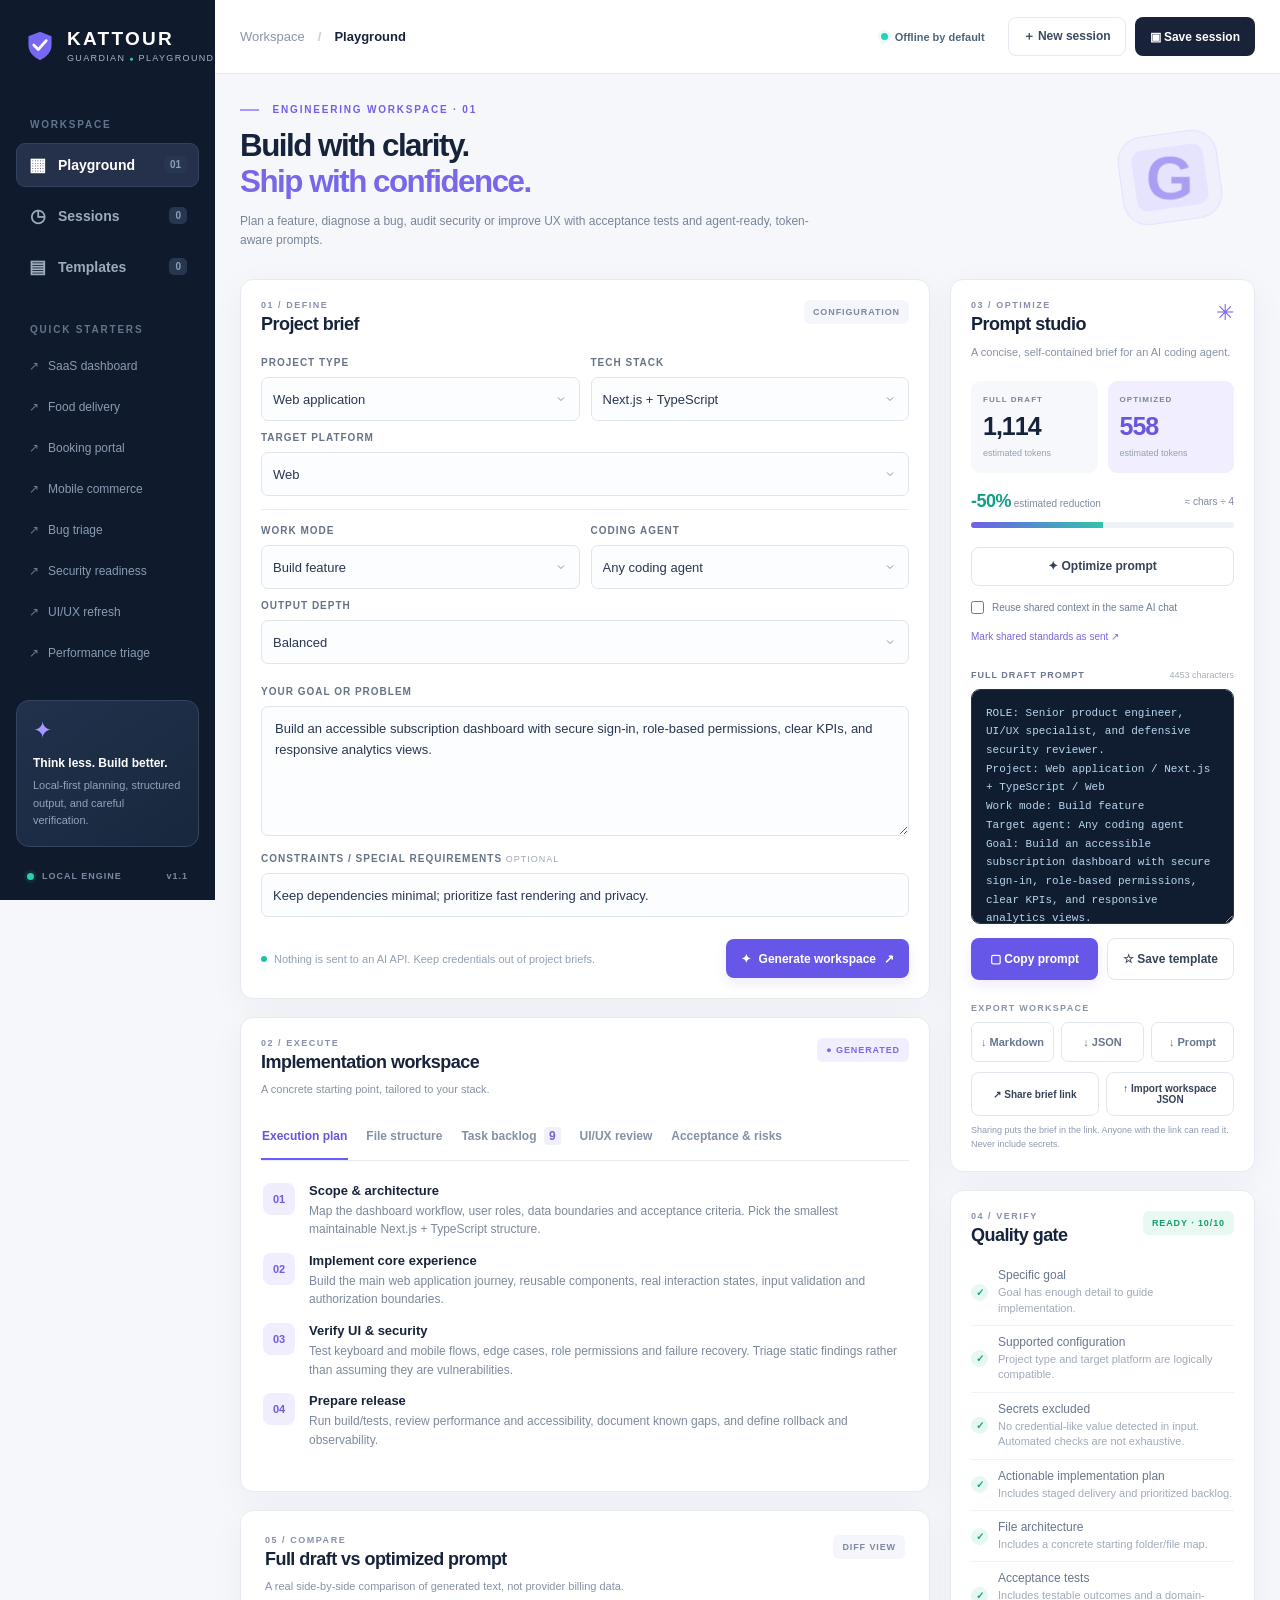
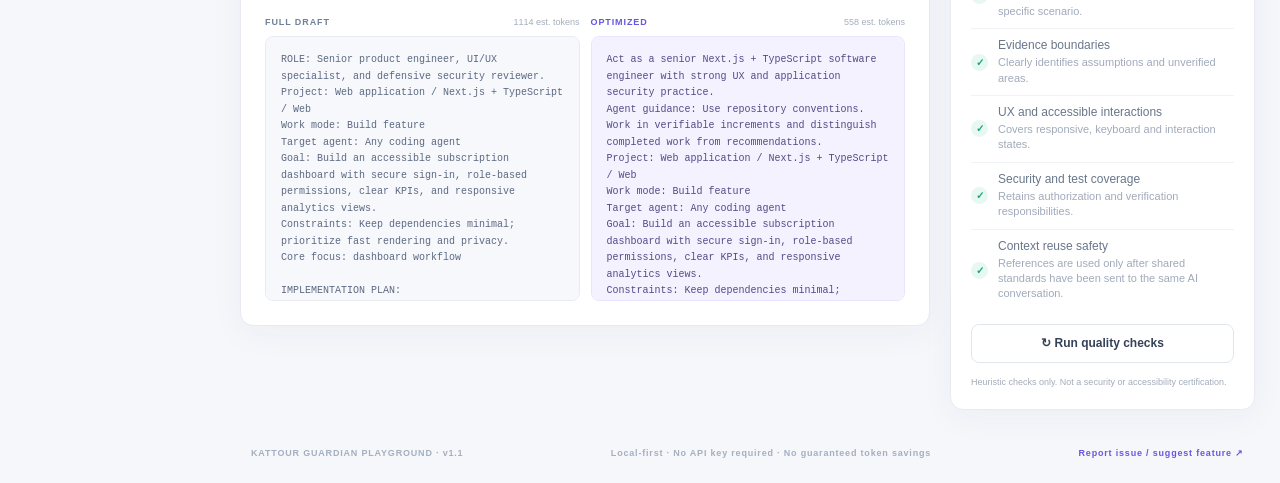
<file: playground/src/index.html>
<!doctype html>
<html lang="en">
<head>
  <meta charset="utf-8">
  <meta name="viewport" content="width=device-width, initial-scale=1">
  <meta name="color-scheme" content="light">
  <meta name="description" content="Design, debug, audit and improve real software projects. Generate plans, acceptance tests and agent-ready prompts with private, token-conscious workflows.">
  <link rel="canonical" href="https://eliaskatt.github.io/kattour-guardian/">
  <meta property="og:title" content="Kattour Guardian Playground — The developer workbench">
  <meta property="og:description" content="Build, fix, audit and polish web and mobile projects. Get acceptance criteria, code structures and safer, leaner AI prompts — locally.">
  <meta property="og:type" content="website">
  <meta property="og:url" content="https://eliaskatt.github.io/kattour-guardian/">
  <meta name="theme-color" content="#131e31">
  <title>Kattour Guardian Playground — Engineering Workspace</title>
  <link rel="stylesheet" href="./styles.css">
</head>
<body>
<div class="app-shell">
  <aside class="sidebar" aria-label="Main navigation">
    <div class="brand"><span class="brand-glyph" aria-hidden="true"><svg viewBox="0 0 36 36" width="32" height="32" fill="none"><path d="M18 2 31 7v10c0 8-5.5 13.5-13 17C10.5 30.5 5 25 5 17V7L18 2Z" fill="#7668F5"/><path d="m11 17 5 5 9-10" stroke="#fff" stroke-width="3.2" stroke-linecap="round" stroke-linejoin="round"/></svg></span><div><strong>KATTOUR</strong><small>GUARDIAN <span class="brand-dot">●</span> PLAYGROUND</small></div></div>
    <div class="side-label">WORKSPACE</div>
    <nav class="nav-items" aria-label="Sections">
      <button class="nav-item active" data-view="workspace"><span class="nav-icon">▦</span> Playground <span class="nav-shortcut">01</span></button>
      <button class="nav-item" data-view="sessions"><span class="nav-icon">◷</span> Sessions <span id="sessionCount" class="nav-count">0</span></button>
      <button class="nav-item" data-view="templates"><span class="nav-icon">▤</span> Templates <span id="templateCount" class="nav-count">0</span></button>
    </nav>
    <div class="side-label" style="margin-top:35px">QUICK STARTERS</div>
    <div id="sidePresets" class="preset-list"></div>
    <div class="sidebar-bottom">
      <div class="side-card"><span class="side-card-icon">✦</span><strong>Think less. Build better.</strong><p>Local-first planning, structured output, and careful verification.</p></div>
      <div class="side-foot"><span class="status-dot"></span> LOCAL ENGINE <span class="side-foot-right">v1.1</span></div>
    </div>
  </aside>

  <div class="app-main">
    <header class="topbar">
      <div class="breadcrumbs"><span class="crumb-muted">Workspace</span><span class="crumb-divider">/</span><span id="viewCrumb">Playground</span></div>
      <div class="header-actions"><span class="privacy-badge"><span class="status-dot"></span> Offline by default</span><button id="newBtn" class="button button-quiet" type="button">＋ New session</button><button id="saveBtn" class="button button-dark" type="button">▣ Save session</button></div>
    </header>

    <main id="mainContent">
      <section id="workspaceView" class="workspace-view">
        <div class="page-head"><div><div class="eyebrow"><span class="eyebrow-line"></span> ENGINEERING WORKSPACE · 01</div><h1>Build with clarity.<br><span>Ship with confidence.</span></h1><p>Plan a feature, diagnose a bug, audit security or improve UX with acceptance tests and agent-ready, token-aware prompts.</p></div><div class="page-head-mark" aria-hidden="true"><span>G</span></div></div>
        <div class="workspace-grid">
          <div class="main-column">
            <section class="panel briefing-panel" aria-labelledby="briefTitle">
              <div class="panel-top"><div><div class="kicker">01 / DEFINE</div><h2 id="briefTitle">Project brief</h2></div><span class="badge badge-subtle">CONFIGURATION</span></div>
              <div class="fields-three"><label class="field"><span>PROJECT TYPE</span><select id="projectType"></select></label><label class="field"><span>TECH STACK</span><select id="techStack"></select></label><label class="field"><span>TARGET PLATFORM</span><select id="targetPlatform"></select></label></div>
              <div class="fields-three second-fields"><label class="field"><span>WORK MODE</span><select id="workMode"></select></label><label class="field"><span>CODING AGENT</span><select id="targetAgent"></select></label><label class="field"><span>OUTPUT DEPTH</span><select id="detailLevel"></select></label></div>
              <div class="mobile-starters"><span>START FROM AN EXAMPLE</span><div id="mobilePresets" class="mobile-preset-list"></div></div>
              <label class="field large-field" for="projectGoal"><span>YOUR GOAL OR PROBLEM</span><textarea id="projectGoal" rows="5" maxlength="4800" spellcheck="true" placeholder="Who is affected? What should change? Describe the main user journey and a way to verify success..."></textarea></label>
              <label class="field constraints-field" for="projectConstraints"><span>CONSTRAINTS / SPECIAL REQUIREMENTS <em>OPTIONAL</em></span><input id="projectConstraints" maxlength="1400" placeholder="e.g. offline-first, EU data handling, no paid dependencies"></label>
              <div class="brief-footer"><div class="field-hint"><span class="pulse"></span> Nothing is sent to an AI API. Keep credentials out of project briefs.</div><button id="generateBtn" type="button" class="button button-primary"><span>✦</span> Generate workspace <span aria-hidden="true">↗</span></button></div>
            </section>
            <section class="panel output-panel" aria-labelledby="outputTitle">
              <div class="panel-top output-heading"><div><div class="kicker">02 / EXECUTE</div><h2 id="outputTitle">Implementation workspace</h2><p class="subtle">A concrete starting point, tailored to your stack.</p></div><span id="generatedState" class="badge badge-violet">● GENERATED</span></div>
              <div id="outputTabs" class="tabs" role="tablist" aria-label="Workspace outputs">
                <button role="tab" class="tab active" aria-selected="true" aria-controls="tabContent" tabindex="0" data-tab="plan">Execution plan</button>
                <button role="tab" class="tab" aria-selected="false" aria-controls="tabContent" tabindex="-1" data-tab="files">File structure</button>
                <button role="tab" class="tab" aria-selected="false" aria-controls="tabContent" tabindex="-1" data-tab="tasks">Task backlog <span class="tab-count" id="taskCount">0</span></button>
                <button role="tab" class="tab" aria-selected="false" aria-controls="tabContent" tabindex="-1" data-tab="ux">UI/UX review</button>
                <button role="tab" class="tab" aria-selected="false" aria-controls="tabContent" tabindex="-1" data-tab="acceptance">Acceptance & risks</button>
              </div>
              <div id="tabContent" class="tab-content" role="tabpanel" tabindex="0" aria-live="polite"></div>
            </section>
            <section class="panel compare-panel" aria-labelledby="compareTitle">
              <div class="panel-top"><div><div class="kicker">05 / COMPARE</div><h2 id="compareTitle">Full draft vs optimized prompt</h2><p class="subtle">A real side-by-side comparison of generated text, not provider billing data.</p></div><span class="badge badge-subtle">DIFF VIEW</span></div>
              <div class="compare-columns"><div><div class="compare-label">FULL DRAFT <span id="fullCount"></span></div><pre id="fullDraftText" class="compare-code"></pre></div><div><div class="compare-label optimized-label">OPTIMIZED <span id="shortCount"></span></div><pre id="optimizedText" class="compare-code"></pre></div></div>
            </section>
          </div>

          <aside class="inspector" aria-label="Prompt studio and quality checks">
            <section class="panel prompt-panel"><div class="panel-top"><div><div class="kicker">03 / OPTIMIZE</div><h2>Prompt studio</h2></div><span class="small-sparkle">✳</span></div>
              <p class="subtle mini-caption">A concise, self-contained brief for an AI coding agent.</p>
              <div class="metric-row"><div class="metric"><span>FULL DRAFT</span><strong id="tokensBefore">—</strong><small>estimated tokens</small></div><div class="metric metric-accent"><span>OPTIMIZED</span><strong id="tokensAfter">—</strong><small>estimated tokens</small></div></div>
              <div class="saving-row"><div><strong id="savingLabel">—</strong><span> estimated reduction</span></div><span class="saving-asterisk">≈ chars ÷ 4</span></div><div class="progress-track"><div id="progressBar" class="progress-fill" style="width:0%"></div></div>
              <div class="prompt-controls"><button id="optimizeBtn" class="button button-outline wide" type="button">✦ Optimize prompt</button><label class="check-line"><input id="reuseToggle" type="checkbox"><span>Reuse shared context in the same AI chat</span></label><button id="markSentBtn" class="text-action" type="button">Mark shared standards as sent ↗</button><p id="reuseWarning" class="notice-inline" hidden>Use this only after the KG-C1 standards were sent in the same AI conversation.</p></div>
              <div class="prompt-label-row"><span id="promptPreviewLabel">OPTIMIZED PROMPT</span><span id="promptChars">0 characters</span></div><textarea id="promptPreview" class="prompt-code" rows="11" readonly aria-label="Optimized AI prompt"></textarea>
              <div class="action-split"><button id="copyBtn" type="button" class="button button-primary">▢ Copy prompt</button><button id="saveTemplateBtn" type="button" class="button button-outline">☆ Save template</button></div>
              <div class="export-title">EXPORT WORKSPACE</div><div class="exports"><button type="button" data-export="md">↓ Markdown</button><button type="button" data-export="json">↓ JSON</button><button type="button" data-export="txt">↓ Prompt</button></div>
              <div class="share-strip"><button id="shareBtn" class="button button-outline" type="button">↗ Share brief link</button><button id="importBtn" class="button button-outline" type="button">↑ Import workspace JSON</button><input id="importFile" type="file" accept=".json,application/json" hidden aria-label="Import workspace JSON"></div>
              <p class="share-note">Sharing puts the brief in the link. Anyone with the link can read it. Never include secrets.</p>
            </section>
            <section class="panel qa-panel"><div class="qa-top"><div><div class="kicker">04 / VERIFY</div><h2>Quality gate</h2></div><span id="qaBadge" class="badge badge-success">READY</span></div><div id="qaList" class="qa-list"></div><button id="checkBtn" type="button" class="button button-outline wide">↻ Run quality checks</button><p class="qa-disclaimer">Heuristic checks only. Not a security or accessibility certification.</p></section>
          </aside>
        </div>
      </section>
      <section id="sessionsView" class="library-view" hidden><div class="library-heading"><div class="eyebrow">YOUR WORKSPACE / HISTORY</div><h1>Saved sessions</h1><p>Resume previous project configurations and regenerate their outputs. Stored only in this browser.</p></div><div class="library-actions"><button id="clearSessionsBtn" class="button button-outline" type="button">Clear all sessions</button></div><div id="sessionList" class="library-grid"></div></section>
      <section id="templatesView" class="library-view" hidden><div class="library-heading"><div class="eyebrow">YOUR WORKSPACE / LIBRARY</div><h1>Prompt templates</h1><p>Reuse project briefs and stack decisions without starting from scratch.</p></div><div class="library-actions"><button id="clearTemplatesBtn" class="button button-outline" type="button">Clear saved templates</button></div><div id="templateList" class="library-grid"></div></section>
    </main>
    <footer class="footer"><span>KATTOUR GUARDIAN PLAYGROUND · v1.1</span><span>Local-first · No API key required · No guaranteed token savings</span><a href="https://github.com/eliaskatt/kattour-guardian/issues/new/choose" target="_blank" rel="noopener noreferrer">Report issue / suggest feature ↗</a></footer>
  </div>
</div>
<div id="toast" class="toast" role="status" aria-live="polite"></div>
<script type="module" src="./app.js"></script>
</body>
</html>
</file>
<file: playground/src/styles.css>
:root{--ink:#17233b;--muted:#78849a;--line:#e6eaf1;--bg:#f5f7fb;--purple:#6757e8;--purple-l:#f1efff;--teal:#11b8a3;--dark:#111c30;--white:#fff;--shadow:0 8px 35px rgba(35,50,77,.045)}*{box-sizing:border-box}html{font-family:Inter,-apple-system,BlinkMacSystemFont,"Segoe UI",Arial,sans-serif;font-size:14px}body{margin:0;background:var(--bg);color:var(--ink);min-width:320px}button,input,select,textarea{font:inherit}button{cursor:pointer;transition:background .15s,border-color .15s,transform .15s}button:focus-visible,select:focus-visible,textarea:focus-visible,input:focus-visible{outline:3px solid #978cff;outline-offset:2px}button:disabled{opacity:.45;cursor:not-allowed}p{line-height:1.6}h1,h2,h3,p{margin-top:0}button:hover:not(:disabled){transform:translateY(-1px)}.app-shell{min-height:100vh;display:flex}.sidebar{width:242px;flex:0 0 242px;background:#101a2d;color:#d4def1;min-height:100vh;padding:28px 16px 19px;display:flex;flex-direction:column;position:sticky;top:0;height:100vh}.brand{display:flex;align-items:center;gap:11px;padding:1px 8px 0;margin-bottom:56px}.brand-glyph{display:grid;place-items:center}.brand strong{display:block;font-size:19px;letter-spacing:.12em;color:white;font-weight:800;line-height:1.05}.brand small{font-size:9px;letter-spacing:.15em;color:#a9b3c9;white-space:nowrap;display:block;margin-top:4px}.brand-dot{color:#24d2af;font-size:7px}.side-label{font-size:10px;font-weight:800;letter-spacing:.18em;color:#63748d;margin:0 14px 13px}.nav-items{display:grid;gap:7px}.nav-item{display:flex;align-items:center;text-align:left;width:100%;color:#9dabbe;border:1px solid transparent;border-radius:9px;padding:12px 11px;gap:11px;background:transparent;font-weight:600}.nav-item.active{background:#25314a;color:white;border-color:#34425e}.nav-item:hover{background:#1b2a40}.nav-icon{font-size:18px;width:19px;text-align:center;line-height:1}.nav-count,.nav-shortcut{margin-left:auto;font-size:10px;padding:3px 6px;border-radius:5px;background:#283650;color:#899eb9}.preset-list{display:grid;gap:5px}.preset-link{background:transparent;color:#899bb3;border:none;text-align:left;font-size:12px;border-radius:8px;padding:11px 13px}.preset-link:before{content:'↗';color:#6a7c99;margin-right:9px}.preset-link:hover{color:white;background:#1e2d44}.sidebar-bottom{margin-top:auto}.side-card{padding:16px;background:linear-gradient(145deg,#22314c,#17283d);border:1px solid #35435d;border-radius:13px}.side-card-icon{display:block;color:#a699ff;font-size:23px;margin-bottom:10px}.side-card strong{font-size:12px;color:white}.side-card p{font-size:11px;color:#93a3b9;margin:7px 0 0}.side-foot{display:flex;align-items:center;gap:8px;color:#7b8aa2;font-size:9px;font-weight:800;letter-spacing:.11em;padding:24px 11px 0}.side-foot-right{margin-left:auto}.status-dot{display:inline-block;width:7px;height:7px;background:#26d0b2;border-radius:50%;box-shadow:0 0 0 3px rgba(38,208,178,.09)}.app-main{flex:1;min-width:0;display:flex;flex-direction:column}.topbar{height:74px;background:#fff;border-bottom:1px solid var(--line);display:flex;align-items:center;justify-content:space-between;padding:0 38px;gap:16px}.breadcrumbs{font-size:13px;font-weight:700}.crumb-muted{color:#8995a8;font-weight:500}.crumb-divider{color:#c8ced9;margin:0 13px}.header-actions{display:flex;gap:9px;align-items:center}.privacy-badge{font-size:11px;font-weight:650;color:#4d6578;margin-right:14px;display:flex;align-items:center;gap:7px}.button{display:inline-flex;gap:8px;justify-content:center;align-items:center;border-radius:8px;min-height:39px;padding:10px 14px;border:1px solid transparent;font-weight:700;font-size:12px;white-space:nowrap}.button-quiet{background:white;border-color:#e5e9f0;color:#3b4a61}.button-dark{background:#18233a;color:white}.button-primary{background:var(--purple);color:white;box-shadow:0 5px 12px rgba(103,87,232,.12)}.button-primary:hover{background:#5442db}.button-outline{background:#fff;border-color:#e1e5ed;color:#354258}.button-outline:hover{border-color:#bdb4ff;color:#5a4dc8}.wide{width:100%}main{flex:1;padding:37px 36px 24px}.page-head{display:flex;justify-content:space-between;align-items:center;margin-bottom:29px;gap:20px}.eyebrow{font-weight:800;font-size:10px;color:#7160e9;letter-spacing:.18em;margin-bottom:13px}.eyebrow-line{width:19px;height:2px;background:#a59bff;display:inline-block;vertical-align:middle;margin-right:9px}.page-head h1,.library-heading h1{font-size:clamp(28px,2.45vw,39px);line-height:1.16;letter-spacing:-.048em;font-weight:800;margin:0 0 11px}.page-head h1 span{color:#7868e9}.page-head p,.library-heading p{color:#78859a;font-size:12px;max-width:580px;margin:0}.page-head-mark{height:89px;width:100px;border:1px solid #e2e1fd;box-shadow:inset 0 0 0 13px #f0effc;background:#e6e3fe;border-radius:25px;display:grid;place-items:center;margin-right:35px;transform:rotate(-8deg)}.page-head-mark span{font-size:61px;color:#8e83ee;font-weight:800;opacity:.7;transform:rotate(8deg)}.workspace-grid{display:grid;grid-template-columns:minmax(0,1fr) minmax(310px,350px);gap:20px;align-items:start}.main-column,.inspector{display:grid;gap:18px;min-width:0}.panel{background:#fff;border:1px solid #e7ebf1;border-radius:13px;box-shadow:var(--shadow);overflow:hidden}.briefing-panel,.output-panel,.prompt-panel,.qa-panel{padding:24px}.panel-top{display:flex;justify-content:space-between;align-items:start;gap:12px;margin-bottom:22px}.panel-top h2,.qa-top h2{font-size:18px;letter-spacing:-.03em;margin:4px 0 0}.kicker{color:#878fab;font-weight:800;font-size:9px;letter-spacing:.17em}.badge{font-size:9px;letter-spacing:.1em;font-weight:800;padding:7px 9px;border-radius:6px;white-space:nowrap}.badge-subtle{background:#f5f6fb;color:#7d88a0}.badge-violet{background:#f1eeff;color:#796bea}.badge-success{background:#e8f9f1;color:#169b6d}.badge-danger{background:#fff0f1;color:#d04f63}.fields-three{display:grid;grid-template-columns:1fr 1fr 1fr;gap:11px}.field{display:block;min-width:0}.field>span{font-size:9px;display:block;font-weight:800;letter-spacing:.1em;color:#667387;margin-bottom:9px}.field em{font-size:9px;color:#9ca6b6;font-style:normal;font-weight:500}.field select,.field input,.field textarea{background:#fcfdff;border:1px solid #e0e5ec;border-radius:7px;width:100%;color:#283651;outline:none}.field select,.field input{height:43px;padding:0 11px;font-size:12px}.field select{appearance:none;background-image:url("data:image/svg+xml,%3Csvg xmlns='http://www.w3.org/2000/svg' width='12' height='12' viewBox='0 0 24 24' fill='none' stroke='%238391a8' stroke-width='2'%3E%3Cpath d='m6 9 6 6 6-6'/%3E%3C/svg%3E");background-repeat:no-repeat;background-position:right 12px center;padding-right:26px}.large-field{margin-top:22px}.field textarea{display:block;resize:vertical;line-height:1.65;font-size:12px;min-height:124px;padding:12px 13px}.field textarea::placeholder,.field input::placeholder{color:#a6afbd}.constraints-field{margin-top:17px}.brief-footer{display:flex;justify-content:space-between;align-items:center;gap:12px;margin-top:22px}.field-hint{font-size:10px;color:#91a0b0;display:flex;align-items:center;gap:7px}.pulse{width:6px;height:6px;background:#17c5a6;border-radius:50%;flex-shrink:0}.output-heading{margin-bottom:17px}.subtle{font-size:11px;color:#8792a5;margin:8px 0 0}.tabs{display:flex;border-bottom:1px solid #e8ebf2;gap:17px;overflow-x:auto;white-space:nowrap}.tab{padding:13px 1px 14px;border:0;border-bottom:2px solid transparent;background:transparent;color:#8590a5;font-size:11px;font-weight:700}.tab.active{color:#6556e0;border-color:#6b5bfa}.tab-count{border-radius:4px;background:#f0f0fc;color:#7466c8;padding:2px 5px;margin-left:4px}.tab-content{min-height:310px;padding:22px 2px 2px}.phase-list{display:grid;gap:14px}.phase-row{display:flex;gap:14px}.phase-num{width:32px;height:32px;flex-shrink:0;display:grid;place-items:center;border-radius:8px;background:#f0edff;color:#6e5ce2;font-weight:800;font-size:11px}.phase-content{padding-top:0}.phase-content h3{font-size:12px;margin:0 0 4px}.phase-content p{font-size:11px;line-height:1.55;color:#7d899c;margin:0}.code-tree{background:#131f33;color:#c5d1e5;border-radius:10px;padding:20px;font-family:"SFMono-Regular",Consolas,monospace;line-height:2;font-size:11px;overflow:auto}.tree-row{display:flex;gap:10px;justify-content:space-between}.tree-path{color:#9cc8ff;white-space:nowrap}.tree-desc{color:#7b8da8;text-align:right}.task-row{display:flex;align-items:start;padding:10px 0;border-bottom:1px solid #f0f2f6;gap:11px}.task-row:last-child{border-bottom:none}.task-row input{accent-color:#6757e8;margin-top:2px}.task-title{font-size:11px;flex:1;line-height:1.5}.task-title.done{text-decoration:line-through;color:#9ca6b8}.priority{font-size:9px;font-weight:800;border-radius:4px;padding:4px 6px}.p0{background:#fff0f0;color:#d55d62}.p1{background:#f0edff;color:#7062da}.p2{background:#eef5f8;color:#688295}.task-progress{margin-top:12px;color:#738096;font-size:10px}.ux-grid{display:grid;grid-template-columns:repeat(2,minmax(0,1fr));gap:10px}.ux-item{border:1px solid #e9edf5;border-radius:9px;padding:13px;background:#fcfdff}.ux-item h3{font-size:11px;margin-bottom:6px}.ux-item p{font-size:10px;color:#8390a3;margin:0}.small-sparkle{color:#7867e5;font-size:22px}.mini-caption{margin-top:-13px;margin-bottom:19px}.metric-row{display:grid;grid-template-columns:1fr 1fr;gap:10px}.metric{background:#f7f8fc;border-radius:9px;padding:14px 12px}.metric-accent{background:#f0eeff}.metric span{display:block;color:#78859b;font-size:8px;letter-spacing:.13em;font-weight:800}.metric strong{display:block;font-size:25px;letter-spacing:-.04em;margin:8px 0 2px}.metric-accent strong{color:#6857dd}.metric small{font-size:9px;color:#91a0b1}.saving-row{display:flex;align-items:center;justify-content:space-between;margin:18px 0 10px}.saving-row strong{color:#129e87;font-size:18px;letter-spacing:-.03em}.saving-row span{font-size:10px;color:#7e8b9e}.saving-asterisk{font-size:9px;color:#abb3c0}.progress-track{height:6px;background:#eff1f8;border-radius:4px;overflow:hidden}.progress-fill{height:100%;background:linear-gradient(90deg,#6f60ea,#31c2ac);transition:width .3s}.prompt-controls{margin:19px 0}.check-line{display:flex;gap:8px;align-items:start;color:#6e7d93;font-size:10px;line-height:1.4;margin:15px 0 7px}.check-line input{accent-color:#6656df;margin:0}.text-action{background:none;border:0;padding:3px 0;color:#7968df;font-size:10px;text-align:left}.notice-inline{color:#bd7e33;font-size:10px;margin:8px 0 0;line-height:1.5}.prompt-label-row{display:flex;justify-content:space-between;gap:10px;font-size:9px;color:#6b7690;font-weight:800;letter-spacing:.11em;margin-bottom:9px}.prompt-label-row span:last-child{font-weight:500;letter-spacing:0;color:#a4afbb}.prompt-code{width:100%;background:#101c30;border:1px solid #23344e;border-radius:9px;color:#b6d6ef;font:10px/1.7 "SFMono-Regular",Consolas,monospace;resize:vertical;padding:14px;min-height:210px;outline:none}.action-split{display:grid;grid-template-columns:1fr 1fr;gap:9px;margin-top:11px}.export-title{font-size:9px;letter-spacing:.14em;font-weight:800;color:#8994a7;margin:23px 0 9px}.exports{display:grid;grid-template-columns:repeat(3,minmax(0,1fr));gap:7px}.exports button{border:1px solid #e2e7ee;background:#fff;border-radius:7px;padding:10px 5px;font-size:10px;color:#67758d;font-weight:700}.exports button:hover{color:#6757e8;border-color:#a59ae8}.qa-top{display:flex;justify-content:space-between;align-items:start;margin-bottom:13px}.qa-list{display:grid;gap:0}.qa-item{display:flex;align-items:center;gap:10px;padding:9px 0;border-bottom:1px solid #f0f2f6;font-size:10px;color:#69778b}.qa-item:last-child{border:0}.qa-icon{display:grid;place-items:center;font-size:10px;width:17px;height:17px;border-radius:50%;background:#e6f8f1;color:#18a27d;flex-shrink:0;font-weight:800}.qa-icon.fail{background:#fff0ef;color:#d35462}.qa-item button{border:0;background:none;color:inherit;text-align:left;padding:0}.qa-item small{display:block;font-size:9px;color:#a1aaba;line-height:1.4;margin-top:3px}.qa-panel>.button{margin-top:13px}.qa-disclaimer{font-size:9px;color:#a3acb9;margin:12px 0 0}.footer{padding:18px 36px 25px;display:flex;justify-content:space-between;gap:10px;color:#a4afbf;font-size:9px;font-weight:700;letter-spacing:.09em}.toast{position:fixed;bottom:25px;right:25px;z-index:20;background:#16233b;color:white;border-radius:9px;box-shadow:0 15px 40px #101a2d33;padding:13px 18px;font-size:12px;opacity:0;pointer-events:none;transform:translateY(10px);transition:opacity .2s,transform .2s;max-width:340px}.toast.show{opacity:1;transform:translateY(0)}.library-view{max-width:1180px}.library-heading{margin:14px 0 25px}.library-actions{margin-bottom:18px}.library-grid{display:grid;grid-template-columns:repeat(auto-fit,minmax(240px,1fr));gap:14px}.library-card{background:white;border:1px solid #e7ebf1;border-radius:12px;padding:20px;box-shadow:var(--shadow);min-height:160px;display:flex;flex-direction:column}.library-card-title{font-size:14px;font-weight:750;line-height:1.3}.library-meta{font-size:10px;color:#8190a4;margin-top:6px}.library-goal{font-size:11px;line-height:1.55;color:#64728a;margin:13px 0}.library-card-actions{display:flex;gap:8px;margin-top:auto}.library-card-actions button{border:1px solid #e3e7ef;background:#fff;border-radius:6px;padding:8px 10px;color:#4b5a74;font-size:10px;font-weight:700}.library-card-actions button:first-child{background:#f0eeff;color:#6858d8;border-color:#eae5ff}.empty-state{padding:58px 24px;border:1px dashed #d7deec;border-radius:12px;text-align:center;color:#7c8ba0;grid-column:1/-1}.empty-state strong{display:block;font-size:16px;color:#34445d;margin-bottom:6px}[hidden]{display:none!important}@media(max-width:1340px){.sidebar{width:215px;flex-basis:215px}.workspace-grid{grid-template-columns:minmax(0,1fr) 305px}.topbar{padding:0 25px}main{padding:30px 25px 20px}.briefing-panel,.output-panel,.prompt-panel,.qa-panel{padding:20px}.fields-three{grid-template-columns:1fr 1fr}.fields-three .field:last-child{grid-column:1/-1}}@media(max-width:1100px){.workspace-grid{grid-template-columns:minmax(0,1fr)}.inspector{grid-template-columns:1fr 1fr;align-items:start}.page-head-mark{display:none}.sidebar{width:195px;flex-basis:195px}.prompt-code{min-height:165px}}@media(max-width:760px){.app-shell{display:block}.sidebar{position:relative;height:auto;min-height:0;width:100%;display:block;padding:13px 14px}.brand{margin:0 0 13px}.side-label,.preset-list,.sidebar-bottom{display:none}.nav-items{display:flex;gap:7px}.nav-item{width:auto;flex:1;justify-content:center;padding:10px 4px;font-size:11px}.nav-shortcut,.nav-count{display:none}.topbar{height:auto;min-height:65px;padding:11px 15px;flex-wrap:wrap}.header-actions{margin-left:auto}.privacy-badge{display:none}main{padding:25px 13px}.page-head h1{font-size:30px}.workspace-grid{gap:12px}.fields-three{grid-template-columns:1fr}.fields-three .field:last-child{grid-column:auto}.inspector{grid-template-columns:1fr}.briefing-panel,.output-panel,.prompt-panel,.qa-panel{padding:17px}.brief-footer{align-items:stretch;flex-direction:column}.brief-footer button{width:100%}.footer{padding:15px;flex-wrap:wrap}.ux-grid{grid-template-columns:1fr}.tab-content{min-height:200px}.tree-desc{display:none}.page-head{margin-bottom:20px}}

.compare-panel{padding:24px}.compare-columns{display:grid;grid-template-columns:1fr 1fr;gap:11px;min-width:0}.compare-columns>div{min-width:0}.compare-label{font-size:9px;font-weight:800;letter-spacing:.1em;color:#718199;display:flex;justify-content:space-between;margin-bottom:9px}.optimized-label{color:#6556e0}.compare-label span{font-weight:500;letter-spacing:0;color:#a4adbb}.compare-code{margin:0;background:#f6f8fc;color:#5d6981;border:1px solid #e8ebf2;border-radius:8px;white-space:pre-wrap;overflow:auto;max-height:265px;min-height:195px;padding:15px;font:10px/1.65 "SFMono-Regular",Consolas,monospace}.compare-columns>div:last-child .compare-code{background:#f4f2ff;border-color:#e9e4ff;color:#514b86}@media(max-width:760px){.compare-columns{grid-template-columns:1fr}.compare-panel{padding:17px}.compare-code{min-height:130px;max-height:200px}}

/* Product workbench v1.1: added modes, acceptance tests, and opt-in sharing. */
.second-fields{margin-top:13px;padding-top:15px;border-top:1px solid #e9edf5}
.acceptance-list{display:grid;gap:11px}.acceptance-item{display:flex;gap:12px;padding:12px 13px;border:1px solid #e6eaf4;border-radius:9px;background:#fcfdff}
.acceptance-num{flex-shrink:0;display:grid;place-items:center;width:26px;height:26px;background:#eff0ff;color:#6252d0;border-radius:7px;font-size:10px;font-weight:800}
.acceptance-item strong{font-size:11px;color:#253550}.acceptance-item p{font-size:11px;color:#687990;line-height:1.6;margin:5px 0 0}
.review-questions{padding:16px;background:#f6f7fc;border:1px solid #e6eaf4;border-radius:9px;margin-top:3px;font-size:11px}
.review-questions strong{color:#354560}.review-questions ul{margin:9px 0 0;padding-left:20px;line-height:1.8;color:#76869c}
.share-strip{display:flex;gap:7px;margin-top:10px}.share-strip button{flex:1;min-width:0;font-size:10px;padding:10px 4px;white-space:normal}
.share-note{font-size:9px;color:#8d9ab0;line-height:1.5;margin:8px 0 0}
.footer a{color:#6757df;text-decoration:none}.footer a:hover{text-decoration:underline}
@media (max-width:1340px){.second-fields .field:last-child{grid-column:1/-1}}
@media (max-width:760px){.second-fields .field:last-child{grid-column:auto}.share-strip{flex-direction:column}}

/* Readable professional control defaults and keyboard discoverability. */
.field span{font-size:10px}.field select,.field input{font-size:13px;min-height:44px}.field textarea{font-size:13px;line-height:1.6}
.tab{font-size:12px;min-height:44px}.tabs button:focus-visible,.button:focus-visible,.nav-item:focus-visible,.exports button:focus-visible,.share-strip button:focus-visible,.text-action:focus-visible{outline:3px solid #6a5be8;outline-offset:2px}
.phase-content h3{font-size:13px}.phase-content p{font-size:12px}.task-title{font-size:12px}.ux-item h3{font-size:12px}.ux-item p{font-size:12px;line-height:1.55}
.qa-item{font-size:12px}.qa-item small{font-size:11px}.prompt-code{font-size:11px}.exports button{min-height:40px;font-size:11px}
.text-action{min-height:29px}.action-split button{min-height:42px}.field-hint,.subtle{font-size:11px}
@media(max-width:760px){.nav-item{min-height:42px}.prompt-code{font-size:12px}.field select,.field input,.field textarea{font-size:16px}}

.mobile-starters{display:none}.mobile-preset-list{display:flex;gap:7px;overflow-x:auto;padding:8px 0}.mobile-preset{flex:0 0 auto;border:1px solid #dcdcf5;background:#f6f5ff;border-radius:7px;color:#6155b4;padding:9px 11px;font-size:12px;font-weight:650;min-height:38px}.mobile-starters>span{font-size:10px;letter-spacing:.09em;font-weight:750;color:#8b97a9}
@media(max-width:760px){.mobile-starters{display:block;margin-top:18px}}
</file>
